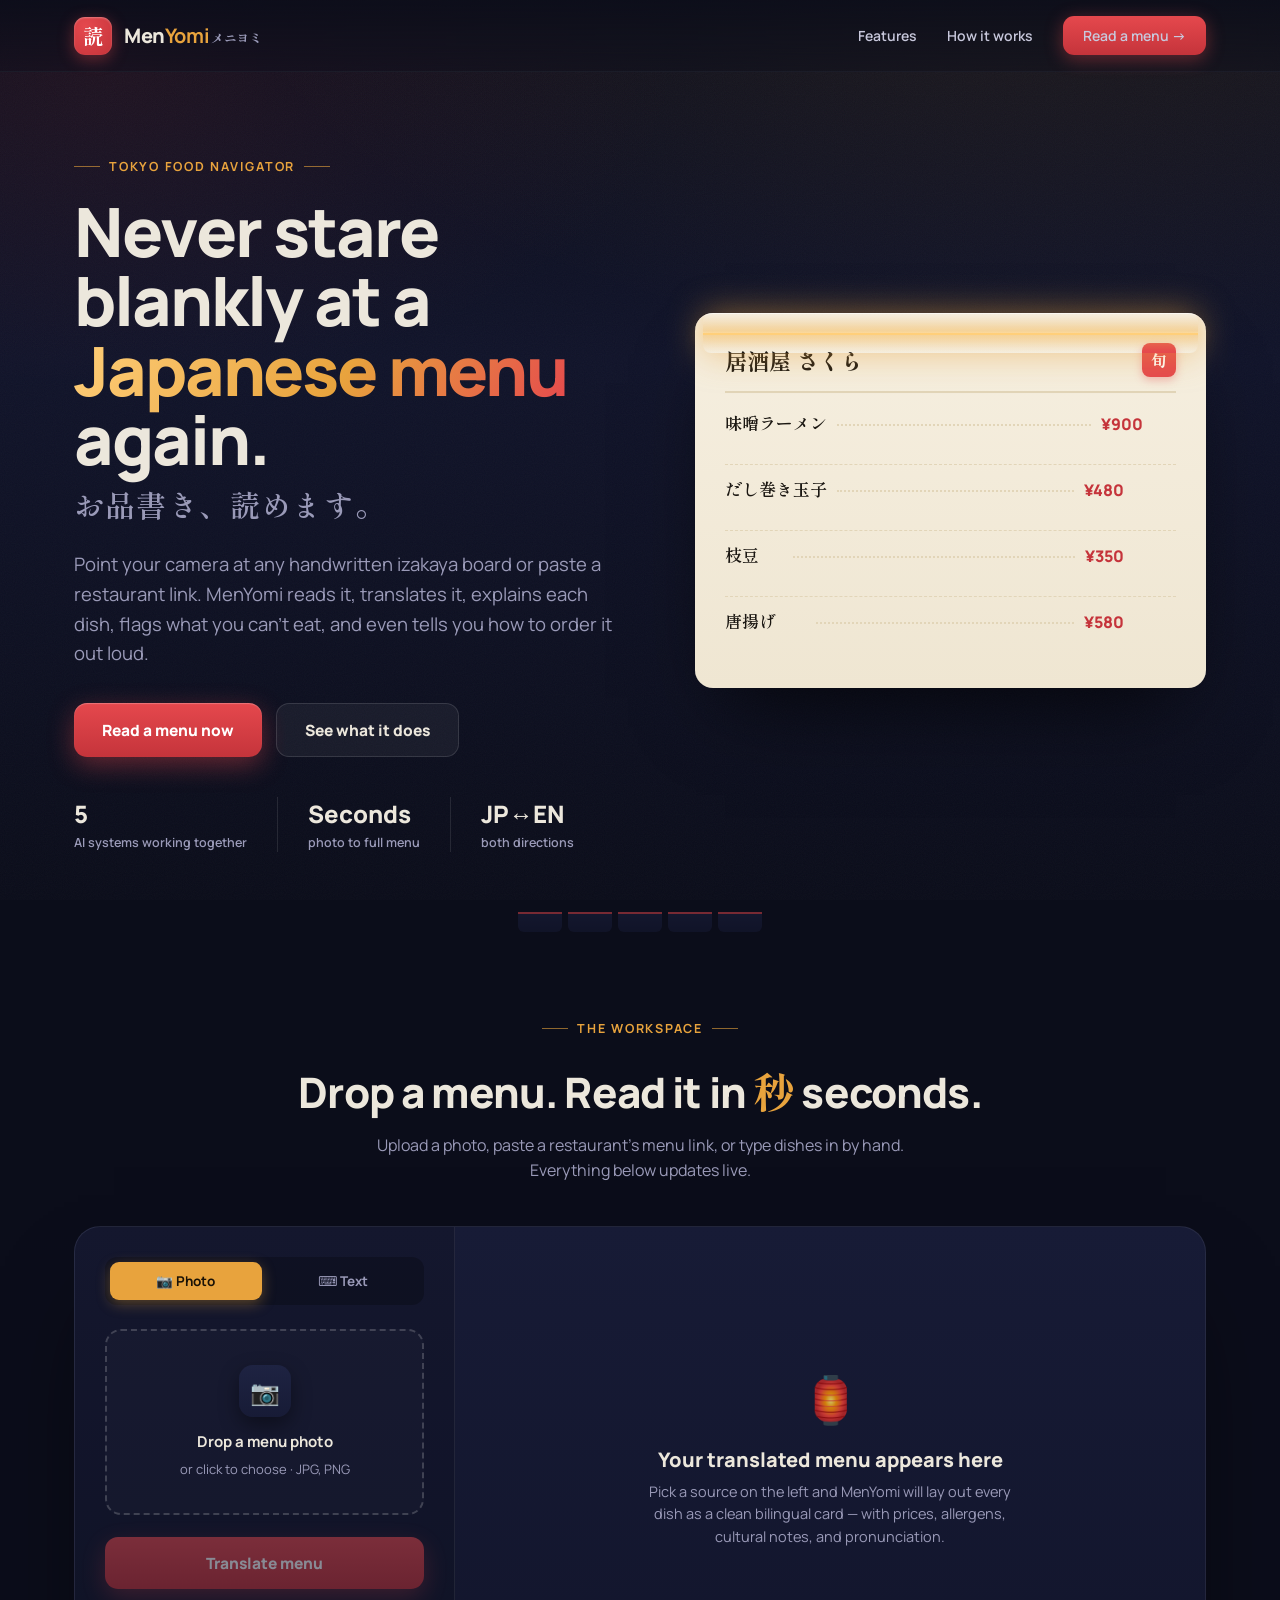
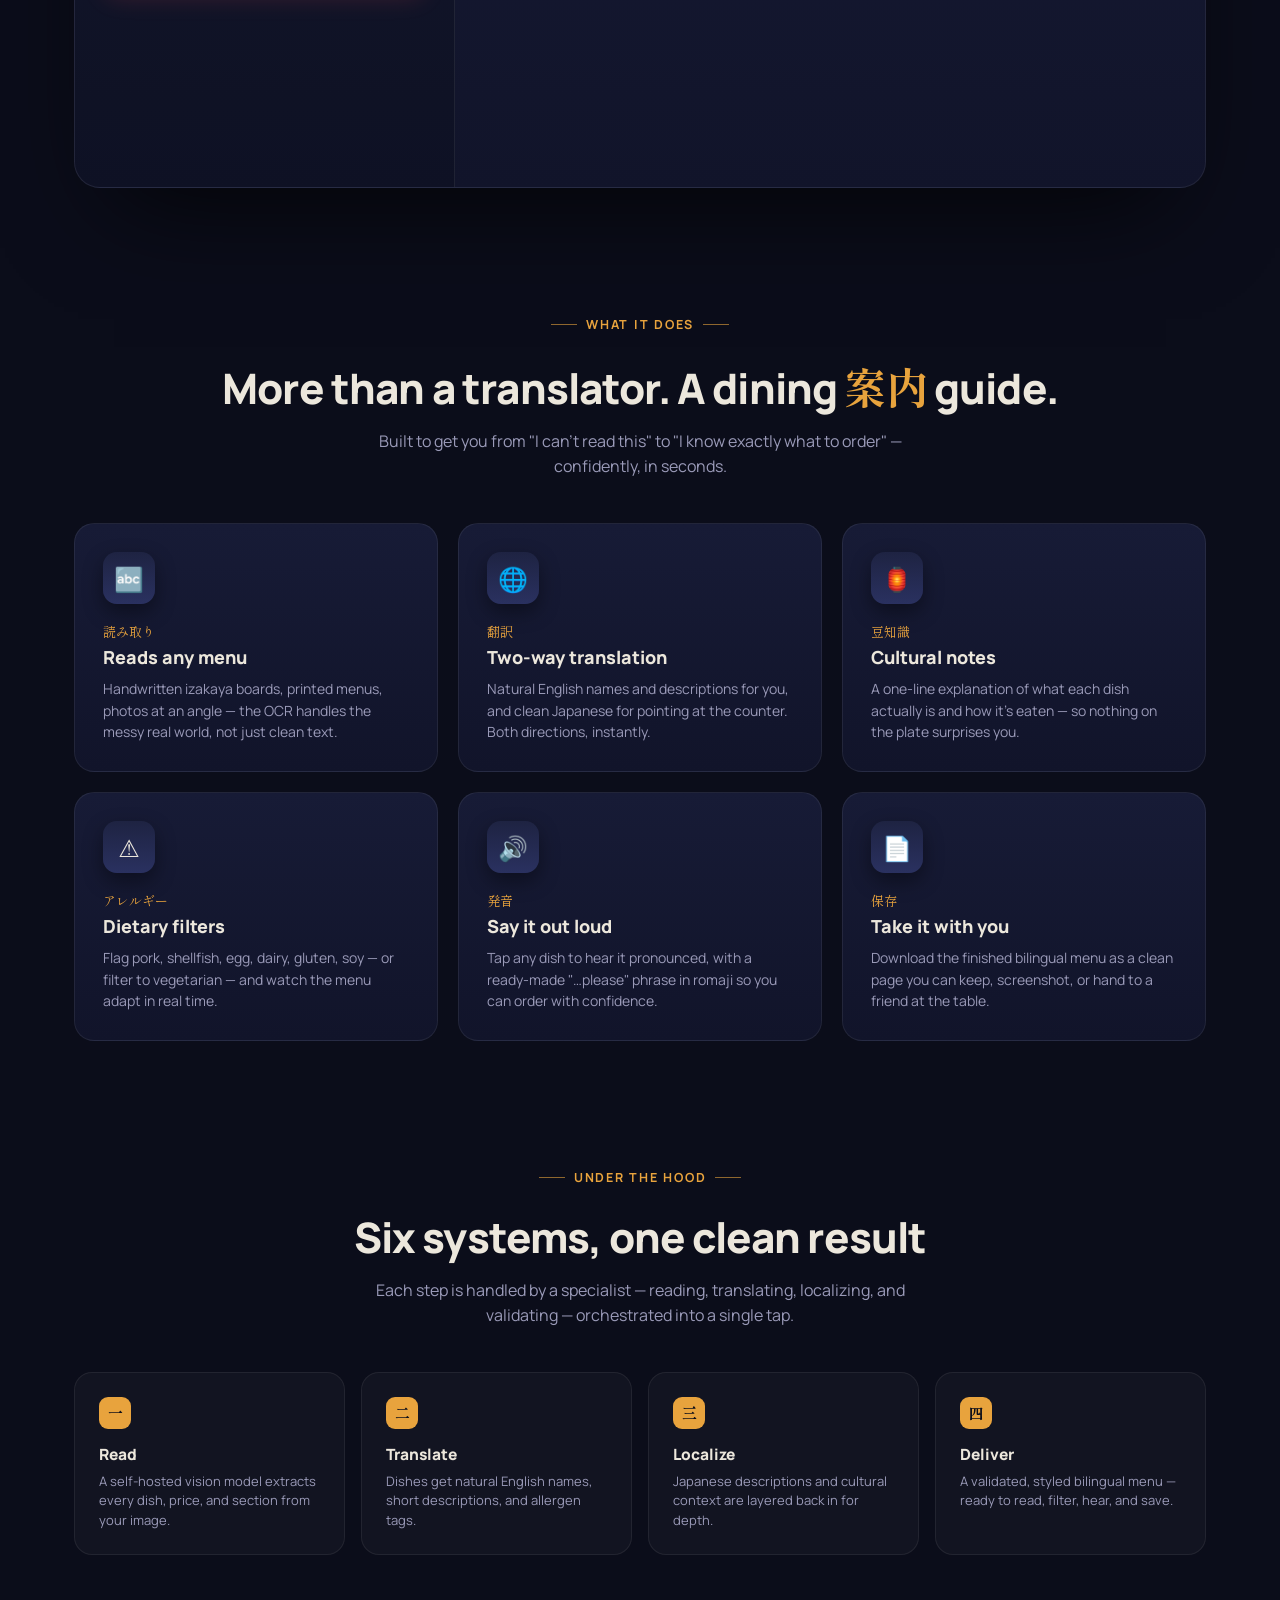
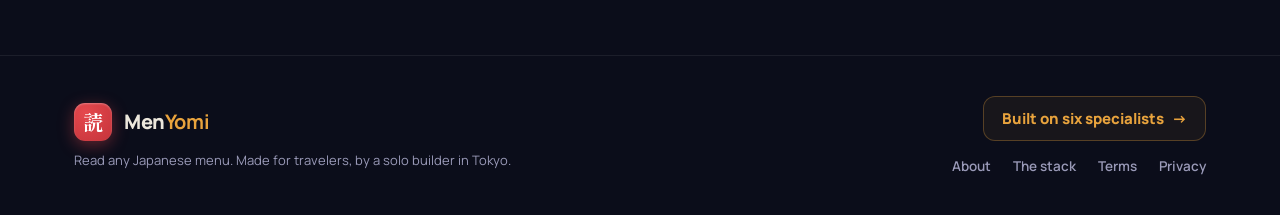
<file: templates/index.html>
<!DOCTYPE html>
<html lang="en">
<head>
<meta charset="UTF-8" />
<meta name="viewport" content="width=device-width, initial-scale=1.0" />
<title>MenYomi — Read any Japanese menu</title>
<link rel="preconnect" href="https://fonts.googleapis.com" />
<link rel="preconnect" href="https://fonts.gstatic.com" crossorigin />
<link href="https://fonts.googleapis.com/css2?family=Shippori+Mincho:wght@500;600;700;800&family=Zen+Kaku+Gothic+New:wght@400;500;700;900&family=Manrope:wght@400;500;600;700;800&family=Noto+Sans+JP:wght@400;500;700&display=swap" rel="stylesheet" />
<style>
:root{
  /* night alley shell */
  --ink-900:#0b0d1a;
  --ink-800:#11142a;
  --ink-700:#171b36;
  --ink-600:#1e2342;
  --ink-glow:#2a3160;
  /* washi paper (menu surfaces) */
  --washi:#f6efe0;
  --washi-2:#efe6d2;
  --washi-line:#e2d5b8;
  --sumi:#1b1712;      /* ink on paper */
  --sumi-soft:#6a6152;
  /* accents */
  --lantern:#e8a33d;   /* amber glow */
  --lantern-hi:#ffcf7a;
  --shu:#e5484d;       /* vermilion seal */
  --shu-deep:#c5343b;
  --matcha:#7d9b6a;
  /* light text on dark */
  --paper-text:#ece7dc;
  --paper-mute:#9a9ab8;
  --radius:18px;
  --maxw:1180px;
  --ease:cubic-bezier(.22,.61,.36,1);
}
*{margin:0;padding:0;box-sizing:border-box}
html{scroll-behavior:smooth}
body{
  font-family:"Manrope","Zen Kaku Gothic New",system-ui,sans-serif;
  background:var(--ink-900);
  color:var(--paper-text);
  -webkit-font-smoothing:antialiased;
  overflow-x:hidden;
}
.jp{font-family:"Shippori Mincho","Noto Sans JP",serif;}
.jp-sans{font-family:"Zen Kaku Gothic New","Noto Sans JP",sans-serif;}

/* ---------- atmospheric background ---------- */
.atmos{position:fixed;inset:0;z-index:-2;
  background:
    radial-gradient(120% 90% at 82% -10%, rgba(232,163,61,.10), transparent 55%),
    radial-gradient(90% 70% at 8% 8%, rgba(229,72,77,.09), transparent 50%),
    linear-gradient(180deg,var(--ink-900) 0%, var(--ink-800) 40%, var(--ink-900) 100%);
}
.grain{position:fixed;inset:0;z-index:-1;opacity:.035;pointer-events:none;
  background-image:url("data:image/svg+xml,%3Csvg xmlns='http://www.w3.org/2000/svg' width='120' height='120'%3E%3Cfilter id='n'%3E%3CfeTurbulence type='fractalNoise' baseFrequency='.9' numOctaves='2'/%3E%3C/filter%3E%3Crect width='100%25' height='100%25' filter='url(%23n)'/%3E%3C/svg%3E");}
/* floating paper lanterns (chōchin) */
.lantern-float{position:fixed;z-index:-1;width:40px;height:54px;opacity:0;
  animation:rise 20s linear infinite;}
.lantern-float .body{position:absolute;inset:5px 0 8px;border-radius:50% / 42%;
  background:
    repeating-linear-gradient(90deg, rgba(150,70,20,.28) 0 1px, transparent 1px 7px),
    radial-gradient(120% 90% at 50% 45%, var(--lantern-hi), var(--lantern) 70%, #c47a24);
  box-shadow:0 0 46px 8px rgba(232,163,61,.4), inset 0 0 14px rgba(120,50,10,.35);
  border:1px solid rgba(120,55,15,.4);}
/* top & bottom caps */
.lantern-float .body::before,.lantern-float .body::after{content:"";position:absolute;left:24%;right:24%;height:5px;
  background:#2a1a0c;border-radius:3px;}
.lantern-float .body::before{top:-4px}
.lantern-float .body::after{bottom:-4px}
/* hanging tassel */
.lantern-float .tassel{position:absolute;left:50%;bottom:-9px;width:2px;height:9px;background:var(--shu);
  transform:translateX(-50%);border-radius:2px}
.lantern-float:nth-child(1){left:12%;animation-delay:0s}
.lantern-float:nth-child(2){left:34%;transform:scale(.7);animation-delay:7s;animation-duration:24s}
.lantern-float:nth-child(3){left:72%;transform:scale(.85);animation-delay:3s;animation-duration:21s}
.lantern-float:nth-child(4){left:88%;transform:scale(.6);animation-delay:11s;animation-duration:27s}
@keyframes rise{
  0%{transform:translateY(106vh) translateX(0) rotate(-3deg);opacity:0}
  12%{opacity:.6}
  50%{transform:translateY(45vh) translateX(16px) rotate(3deg)}
  88%{opacity:.45}
  100%{transform:translateY(-16vh) translateX(-8px) rotate(-2deg);opacity:0}
}
@media(prefers-reduced-motion:reduce){.lantern-float{display:none}}

/* ---------- nav ---------- */
.nav{position:sticky;top:0;z-index:50;backdrop-filter:blur(12px);
  background:linear-gradient(180deg,rgba(11,13,26,.85),rgba(11,13,26,.35));
  border-bottom:1px solid rgba(255,255,255,.06);}
.nav-in{max-width:var(--maxw);margin:0 auto;padding:16px 24px;display:flex;align-items:center;gap:20px}
.brand{display:flex;align-items:center;gap:12px;text-decoration:none;color:inherit}
.brand-seal{width:38px;height:38px;border-radius:11px;display:grid;place-items:center;
  background:radial-gradient(circle at 30% 25%,var(--shu),var(--shu-deep));
  box-shadow:0 4px 16px rgba(229,72,77,.4), inset 0 1px 2px rgba(255,255,255,.3);
  font-family:"Shippori Mincho",serif;font-weight:800;color:#fff;font-size:20px;line-height:1}
.brand-name{font-family:"Manrope",sans-serif;font-weight:800;font-size:20px;letter-spacing:-.02em}
.brand-name b{color:var(--lantern)}
.brand-jp{font-family:"Shippori Mincho",serif;color:var(--paper-mute);font-size:13px;margin-left:2px}
.nav-links{margin-left:auto;display:flex;gap:30px;align-items:center}
.nav-links a{color:#c8c8dc;text-decoration:none;font-size:14px;font-weight:600;transition:color .2s;position:relative}
.nav-links a:not(.nav-cta):hover{color:#fff}
.nav-links a:not(.nav-cta)::after{content:"";position:absolute;left:0;right:0;bottom:-5px;height:2px;
  background:var(--lantern);transform:scaleX(0);transform-origin:left;transition:transform .25s var(--ease)}
.nav-links a:not(.nav-cta):hover::after{transform:scaleX(1)}
.nav-cta{background:linear-gradient(180deg,var(--shu),var(--shu-deep));color:#fff;padding:10px 20px;border-radius:11px;font-weight:800;
  box-shadow:0 4px 18px rgba(229,72,77,.4);transition:transform .2s,box-shadow .2s}
.nav-cta:hover{transform:translateY(-1px);box-shadow:0 8px 26px rgba(229,72,77,.6);color:#fff}
@media(max-width:720px){.nav-links a:not(.nav-cta){display:none}}

/* ---------- hero ---------- */
.hero{max-width:var(--maxw);margin:0 auto;padding:78px 24px 40px;position:relative}
.hero-grid{display:grid;grid-template-columns:1.05fr .95fr;gap:56px;align-items:center}
@media(max-width:900px){.hero-grid{grid-template-columns:1fr;gap:40px}}
.eyebrow{display:inline-flex;align-items:center;gap:9px;font-size:12.5px;font-weight:700;letter-spacing:.14em;
  text-transform:uppercase;color:var(--lantern);margin-bottom:22px}
.eyebrow::before,.eyebrow::after{content:"";width:26px;height:1px;background:var(--lantern);opacity:.6}
.hero h1{font-family:"Manrope",sans-serif;font-weight:800;font-size:clamp(38px,6vw,68px);
  line-height:1.02;letter-spacing:-.03em;margin-bottom:8px}
.hero h1 .grad{background:linear-gradient(120deg,var(--lantern-hi),var(--lantern) 55%,var(--shu));
  -webkit-background-clip:text;background-clip:text;-webkit-text-fill-color:transparent}
.hero-jp{font-family:"Shippori Mincho",serif;font-size:clamp(20px,2.6vw,30px);color:var(--paper-mute);
  font-weight:600;margin-bottom:24px;letter-spacing:.04em}
.hero p.lede{font-size:clamp(16px,1.5vw,18.5px);line-height:1.6;color:var(--paper-mute);max-width:30em;margin-bottom:34px}
.hero-actions{display:flex;gap:14px;flex-wrap:wrap}
.btn{border:none;cursor:pointer;font-family:inherit;font-weight:800;font-size:15.5px;padding:15px 28px;
  border-radius:13px;transition:transform .2s var(--ease),box-shadow .2s,background .2s;text-decoration:none;display:inline-flex;align-items:center;gap:10px}
.btn-primary{background:linear-gradient(180deg,var(--shu),var(--shu-deep));color:#fff;
  box-shadow:0 8px 26px rgba(229,72,77,.4), inset 0 1px 1px rgba(255,255,255,.25)}
.btn-primary:hover{transform:translateY(-2px);box-shadow:0 14px 34px rgba(229,72,77,.55)}
.btn-ghost{background:rgba(255,255,255,.05);color:var(--paper-text);border:1px solid rgba(255,255,255,.12)}
.btn-ghost:hover{background:rgba(255,255,255,.1);transform:translateY(-2px)}
.hero-stats{display:flex;gap:30px;margin-top:40px}
.hero-stats .s b{display:block;font-family:"Manrope";font-weight:800;font-size:24px;color:var(--paper-text)}
.hero-stats .s span{font-size:12.5px;color:var(--paper-mute);font-weight:600}
.hero-stats .div{width:1px;background:rgba(255,255,255,.1)}

/* rotating "powered by" logo carousel */
.powered{margin-top:30px;display:flex;align-items:center;gap:16px}
.powered-label{font-size:11px;font-weight:700;letter-spacing:.12em;text-transform:uppercase;color:var(--paper-mute);white-space:nowrap}
.powered-stage{position:relative;height:34px;flex:1;min-width:150px}
.powered-logo{position:absolute;left:0;top:50%;transform:translateY(-50%);opacity:0;
  display:flex;align-items:center;gap:8px;font-weight:800;font-size:17px;letter-spacing:-.01em;
  transition:opacity .6s ease;white-space:nowrap}
.powered-logo.show{opacity:1}
.powered-logo .mk{width:26px;height:26px;border-radius:7px;display:grid;place-items:center;font-size:14px;
  font-weight:800;color:#fff;flex-shrink:0}

/* hero visual: a paper menu card floating in the dark, with a scan sweep */
.hero-visual{position:relative}
.paper-card{background:linear-gradient(180deg,var(--washi),var(--washi-2));color:var(--sumi);
  border-radius:var(--radius);padding:30px 30px 26px;position:relative;
  box-shadow:0 40px 80px -30px rgba(0,0,0,.7), 0 0 0 1px rgba(0,0,0,.04);
  transition:transform .5s var(--ease)}
.hero-visual:hover .paper-card{transform:translateY(-4px)}
.paper-card::after{content:"";position:absolute;inset:0;border-radius:var(--radius);pointer-events:none;
  box-shadow:inset 0 1px 0 rgba(255,255,255,.6)}
.pc-head{display:flex;align-items:center;justify-content:space-between;padding-bottom:14px;
  border-bottom:2px solid var(--washi-line);margin-bottom:6px}
.pc-title{font-family:"Shippori Mincho",serif;font-weight:800;font-size:22px;color:var(--sumi)}
.pc-seal{width:34px;height:34px;border-radius:8px;background:var(--shu);color:#fff;display:grid;place-items:center;
  font-family:"Shippori Mincho",serif;font-weight:700;font-size:16px;
  box-shadow:0 3px 8px rgba(229,72,77,.35)}
.pc-row{display:flex;align-items:baseline;gap:10px;padding:11px 0;border-bottom:1px dashed var(--washi-line)}
.pc-row:last-child{border-bottom:none}
.pc-jp{font-family:"Shippori Mincho",serif;font-weight:600;font-size:17px;color:var(--sumi)}
.pc-en{font-size:12.5px;color:var(--sumi-soft);font-weight:600}
.pc-dots{flex:1;border-bottom:2px dotted var(--washi-line);transform:translateY(-4px)}
.pc-price{font-family:"Manrope";font-weight:800;color:var(--shu-deep);font-size:16px}
.scan{position:absolute;left:8px;right:8px;height:40px;pointer-events:none;border-radius:8px;z-index:3;
  background:linear-gradient(180deg,transparent,rgba(232,163,61,.35) 45%,rgba(255,207,122,.5) 50%,rgba(232,163,61,.35) 55%,transparent);
  box-shadow:0 0 34px rgba(232,163,61,.55);animation:scan 8s linear infinite;top:0}
.scan::after{content:"";position:absolute;left:0;right:0;top:50%;height:2px;background:var(--lantern-hi);
  box-shadow:0 0 12px 2px rgba(255,207,122,.8)}
/* Constant-speed sweep: bar travels 10%->90% linearly over the first 5s (0%->62.5%),
   holds, fades, then restarts. Row reveals in JS are timed to this. */
@keyframes scan{
  0%{top:10%;opacity:0}
  3%{opacity:1}
  62.5%{top:90%;opacity:1}
  70%{top:90%;opacity:0}
  100%{top:90%;opacity:0}
}
/* each menu row: JP + yen show first; EN and converted price reveal as scan passes.
   Space is reserved up front so the card never resizes. */
.pc-row{min-height:52px}
.pc-row .en-line{display:block;font-size:12.5px;color:var(--sumi-soft);font-weight:600;
  height:18px;opacity:0;transition:opacity .3s ease}
.pc-row.read .en-line{opacity:1}
.pc-row .pc-price{opacity:1}                 /* yen always visible */
.pc-row .pc-conv{color:var(--sumi-soft);font-weight:600;font-size:13px;margin-left:5px;
  opacity:0;transition:opacity .3s ease}
.pc-row.read .pc-conv{opacity:1}
@media(prefers-reduced-motion:reduce){
  .scan{display:none}
  .pc-row .en-line,.pc-row .pc-conv{opacity:1}
}

/* noren divider */
.noren{max-width:var(--maxw);margin:20px auto;padding:0 24px;display:flex;gap:6px;justify-content:center;opacity:.5}
.noren span{width:44px;height:20px;background:linear-gradient(180deg,var(--ink-600),var(--ink-700));
  border-radius:0 0 6px 6px;border-top:2px solid var(--shu)}

/* ---------- workspace ---------- */
.section{max-width:var(--maxw);margin:0 auto;padding:60px 24px}
.section-head{text-align:center;margin-bottom:44px}
.section-head .eyebrow{justify-content:center}
.section-head h2{font-family:"Manrope";font-weight:800;font-size:clamp(28px,4vw,42px);letter-spacing:-.02em}
.section-head h2 .jp{color:var(--lantern);font-family:"Shippori Mincho",serif;font-weight:700}
.section-head p{color:var(--paper-mute);margin-top:12px;font-size:16px;max-width:34em;margin-left:auto;margin-right:auto;line-height:1.55}

#app{scroll-margin-top:80px}
.workspace{background:linear-gradient(180deg,var(--ink-700),var(--ink-800));
  border:1px solid rgba(255,255,255,.07);border-radius:26px;overflow:hidden;
  box-shadow:0 50px 100px -40px rgba(0,0,0,.8)}
.ws-grid{display:grid;grid-template-columns:380px 1fr;min-height:560px}
@media(max-width:860px){.ws-grid{grid-template-columns:1fr}}
.ws-source{padding:30px;border-right:1px solid rgba(255,255,255,.07);background:rgba(0,0,0,.15)}
@media(max-width:860px){.ws-source{border-right:none;border-bottom:1px solid rgba(255,255,255,.07)}}
.tabs{display:flex;gap:6px;background:rgba(0,0,0,.25);padding:5px;border-radius:12px;margin-bottom:24px}
.tab{flex:1;text-align:center;padding:10px;border-radius:9px;font-weight:700;font-size:13.5px;cursor:pointer;
  color:var(--paper-mute);transition:all .2s;border:none;background:none;font-family:inherit;display:flex;align-items:center;justify-content:center;gap:6px}
.tab.active{background:var(--lantern);color:#1a1206;box-shadow:0 4px 14px rgba(232,163,61,.35)}
.tab-panel{display:none;animation:fade .3s var(--ease)}
.tab-panel.active{display:block}
@keyframes fade{from{opacity:0;transform:translateY(6px)}to{opacity:1;transform:none}}

.drop{border:2px dashed rgba(255,255,255,.18);border-radius:16px;padding:34px 20px;text-align:center;
  cursor:pointer;transition:all .25s;background:rgba(255,255,255,.02)}
.drop:hover,.drop.drag{border-color:var(--lantern);background:rgba(232,163,61,.06)}
.drop-ico{width:52px;height:52px;margin:0 auto 14px;border-radius:14px;display:grid;place-items:center;
  background:linear-gradient(180deg,var(--ink-600),var(--ink-700));font-size:24px;
  box-shadow:0 8px 20px rgba(0,0,0,.4)}
.drop b{display:block;font-size:15px;margin-bottom:5px;color:var(--paper-text)}
.drop span{font-size:13px;color:var(--paper-mute)}
.preview-img{width:100%;border-radius:14px;margin-top:16px;border:1px solid rgba(255,255,255,.1);display:none}

.url-input,.text-input{width:100%;background:rgba(0,0,0,.25);border:1px solid rgba(255,255,255,.14);
  color:var(--paper-text);padding:14px 16px;border-radius:12px;font-family:inherit;font-size:14.5px;transition:border .2s}
.url-input:focus,.text-input:focus{outline:none;border-color:var(--lantern)}
.field-label{font-size:12.5px;font-weight:700;color:var(--paper-mute);margin-bottom:9px;display:block;letter-spacing:.03em}
.hint{font-size:12px;color:var(--paper-mute);margin-top:10px;line-height:1.5;opacity:.85}

.go-btn{width:100%;margin-top:22px;background:linear-gradient(180deg,var(--shu),var(--shu-deep));color:#fff;
  border:none;padding:15px;border-radius:13px;font-family:inherit;font-weight:800;font-size:15.5px;cursor:pointer;
  box-shadow:0 8px 24px rgba(229,72,77,.4);transition:transform .2s,box-shadow .2s;display:flex;align-items:center;justify-content:center;gap:10px}
.go-btn:hover:not(:disabled){transform:translateY(-2px);box-shadow:0 12px 30px rgba(229,72,77,.55)}
.go-btn:disabled{opacity:.5;cursor:not-allowed}
.dl-btn{width:100%;margin-top:12px;background:rgba(255,255,255,.06);border:1px solid rgba(255,255,255,.14);
  color:var(--paper-text);padding:13px;border-radius:12px;font-family:inherit;font-weight:700;font-size:14px;cursor:pointer;
  transition:all .2s;display:none;align-items:center;justify-content:center;gap:9px}
.dl-btn:hover{background:rgba(255,255,255,.11)}

/* results side */
.ws-result{padding:30px;position:relative;overflow-y:auto;max-height:720px}
.ws-toolbar{display:flex;flex-direction:column;gap:16px;margin-bottom:20px;align-items:flex-start}
.tb-row{display:flex;flex-direction:column;gap:7px;width:100%}
.tb-label{font-size:11px;font-weight:700;letter-spacing:.1em;text-transform:uppercase;color:var(--paper-mute)}
.count-pill{font-size:12.5px;font-weight:700;color:var(--paper-mute);background:rgba(255,255,255,.05);
  padding:7px 13px;border-radius:20px;border:1px solid rgba(255,255,255,.08)}
.filters{display:flex;gap:7px;flex-wrap:wrap}
.chip{font-size:12px;font-weight:700;padding:7px 13px;border-radius:20px;cursor:pointer;
  background:rgba(255,255,255,.05);color:var(--paper-mute);border:1px solid rgba(255,255,255,.1);transition:all .2s;font-family:inherit}
.chip:hover{color:var(--paper-text)}
.chip.on{background:var(--matcha);color:#0f150b;border-color:var(--matcha)}
.curr-wrap{display:flex;align-items:center;gap:8px}
.curr-sel{background:rgba(0,0,0,.3);color:var(--paper-text);border:1px solid rgba(255,255,255,.12);
  padding:7px 10px;border-radius:20px;font-family:inherit;font-size:12px;font-weight:700;
  cursor:pointer;transition:border-color .2s;outline:none;appearance:auto}
.curr-sel:focus{border-color:var(--lantern)}
.price-conv{font-size:13px;font-weight:600;color:var(--sumi-soft);margin-left:4px}

/* empty + loading states */
.state{display:flex;align-items:center;justify-content:center;text-align:center;min-height:400px;padding:20px}
.state>div{display:flex;flex-direction:column;align-items:center;justify-content:center;max-width:30em}
.state-ico{font-size:46px;margin-bottom:16px;opacity:.8}
.state h3{font-family:"Manrope";font-weight:800;font-size:20px;margin-bottom:8px}
.state p{color:var(--paper-mute);font-size:14.5px;max-width:26em;line-height:1.55}
.spinner{width:44px;height:44px;border:3px solid rgba(255,255,255,.12);border-top-color:var(--lantern);
  border-radius:50%;animation:spin 1s linear infinite;margin-bottom:18px}
@keyframes spin{to{transform:rotate(360deg)}}
.load-steps{margin-top:14px;font-size:13px;color:var(--paper-mute);min-height:20px}

/* menu cards (paper) */
.menu-cards{display:flex;flex-direction:column;gap:14px}
.sec-label{font-family:"Shippori Mincho",serif;font-weight:800;font-size:17px;color:var(--lantern);
  display:flex;align-items:center;gap:14px;margin:22px 2px 4px;letter-spacing:.03em}
.sec-label:first-child{margin-top:2px}
.sec-label::before{content:"";width:5px;height:22px;background:linear-gradient(180deg,var(--lantern),var(--shu));
  border-radius:3px;flex-shrink:0}
.sec-label .sec-en{font-family:"Manrope";font-weight:700;font-size:12px;letter-spacing:.1em;
  text-transform:uppercase;color:var(--paper-mute)}
.sec-label::after{content:"";flex:1;height:1px;background:linear-gradient(90deg,rgba(232,163,61,.45),transparent)}
.dish{background:linear-gradient(180deg,var(--washi),var(--washi-2));color:var(--sumi);border-radius:16px;
  padding:18px 20px;position:relative;overflow:hidden;
  box-shadow:0 14px 34px -18px rgba(0,0,0,.6);border-left:3px solid var(--shu);
  opacity:0;transform:translateY(14px);animation:dealIn .5s var(--ease) forwards}
@keyframes dealIn{to{opacity:1;transform:none}}
@media(prefers-reduced-motion:reduce){.dish{animation:none;opacity:1;transform:none}}
.dish.crossed::before,.dish.crossed::after{content:"";position:absolute;top:0;left:0;right:0;bottom:0;
  pointer-events:none;z-index:5;opacity:0;transition:opacity .3s ease}
.dish.crossed::before{background:linear-gradient(to top right,transparent calc(50% - 1px),rgba(229,72,77,.85) calc(50% - 1px),rgba(229,72,77,.85) calc(50% + 1px),transparent calc(50% + 1px))}
.dish.crossed::after{background:linear-gradient(to bottom right,transparent calc(50% - 1px),rgba(229,72,77,.85) calc(50% - 1px),rgba(229,72,77,.85) calc(50% + 1px),transparent calc(50% + 1px))}
.dish.crossed.on::before,.dish.crossed.on::after{opacity:1}
.dish-top{display:flex;align-items:flex-start;justify-content:space-between;gap:14px}
.dish-jp{font-family:"Shippori Mincho",serif;font-weight:700;font-size:19px;color:var(--sumi);line-height:1.3}
.dish-en{font-size:13.5px;font-weight:700;color:var(--sumi-soft);margin-top:2px}
.dish-price{font-family:"Manrope";font-weight:800;font-size:17px;color:var(--shu-deep);white-space:nowrap}
.dish-desc{font-size:13px;color:var(--sumi-soft);margin-top:9px;line-height:1.5}
.dish-jpdesc{font-family:"Noto Sans JP";font-size:12.5px;color:#8a7f6b;margin-top:3px}
.dish-culture{font-size:12px;color:#9a8d72;font-style:italic;margin-top:9px;padding-top:9px;
  border-top:1px dashed var(--washi-line);line-height:1.5}
.dish-culture::before{content:"◈ ";color:var(--lantern);font-style:normal}
.dish-tags{display:flex;gap:6px;flex-wrap:wrap;margin-top:11px}
.tag{font-size:11px;font-weight:700;padding:4px 10px;border-radius:20px;background:rgba(229,72,77,.1);
  color:var(--shu-deep);border:1px solid rgba(229,72,77,.2)}
.speak{width:32px;height:32px;border-radius:9px;border:none;cursor:pointer;flex-shrink:0;
  background:rgba(27,23,18,.06);color:var(--sumi);display:grid;place-items:center;font-size:15px;transition:all .2s}
.speak:hover{background:var(--lantern);color:#1a1206;transform:scale(1.08)}
.speak.playing{background:var(--lantern);color:#1a1206;animation:pulse 1s ease-in-out infinite}
@keyframes pulse{50%{box-shadow:0 0 0 6px rgba(232,163,61,.2)}}
.order-line{margin-top:10px;font-size:12px;color:var(--sumi-soft);background:rgba(27,23,18,.04);
  padding:8px 11px;border-radius:9px;display:flex;align-items:center;gap:8px;flex-wrap:wrap}
.order-line b{color:var(--sumi)}
.dish-nutrition{margin-top:10px;padding-top:8px;border-top:1px solid var(--washi-line);
  font-size:11px;color:#9a8d72;line-height:1.4}
.dish-nutrition b{color:var(--sumi-soft);font-weight:700}

/* ---------- feature showcase ---------- */
.features{display:grid;grid-template-columns:repeat(3,1fr);gap:20px}
@media(max-width:860px){.features{grid-template-columns:1fr}}
.feat{background:linear-gradient(180deg,var(--ink-700),var(--ink-800));border:1px solid rgba(255,255,255,.07);
  border-radius:20px;padding:28px;transition:transform .3s var(--ease),border-color .3s}
.feat:hover{transform:translateY(-6px);border-color:rgba(232,163,61,.3)}
.feat-ico{width:52px;height:52px;border-radius:14px;display:grid;place-items:center;font-size:24px;margin-bottom:18px;
  background:linear-gradient(180deg,var(--ink-600),var(--ink-glow));box-shadow:0 8px 20px rgba(0,0,0,.4)}
.feat h3{font-family:"Manrope";font-weight:800;font-size:18px;margin-bottom:9px}
.feat p{color:var(--paper-mute);font-size:14px;line-height:1.55}
.feat .jp-tag{font-family:"Shippori Mincho",serif;color:var(--lantern);font-size:13px;margin-bottom:4px;display:block}

/* how it works */
.flow{display:grid;grid-template-columns:repeat(4,1fr);gap:16px;counter-reset:step}
@media(max-width:860px){.flow{grid-template-columns:1fr 1fr}}
.step{background:rgba(255,255,255,.03);border:1px solid rgba(255,255,255,.07);border-radius:18px;padding:24px;position:relative}
.step .num{font-family:"Shippori Mincho",serif;font-size:15px;font-weight:800;color:var(--ink-900);
  width:32px;height:32px;border-radius:9px;background:var(--lantern);display:grid;place-items:center;margin-bottom:14px}
.step h4{font-weight:800;font-size:15.5px;margin-bottom:7px;font-family:"Manrope"}
.step p{color:var(--paper-mute);font-size:13px;line-height:1.5}

/* footer */
.footer{border-top:1px solid rgba(255,255,255,.07);margin-top:40px}
.footer-in{max-width:var(--maxw);margin:0 auto;padding:40px 24px;display:flex;justify-content:space-between;
  align-items:center;gap:20px;flex-wrap:wrap}
.footer-in p{color:var(--paper-mute);font-size:13px}
.stack-badges{display:flex;gap:8px;flex-wrap:wrap}
.stack-badges span{font-size:11.5px;font-weight:700;color:var(--paper-mute);background:rgba(255,255,255,.04);
  padding:6px 11px;border-radius:8px;border:1px solid rgba(255,255,255,.07)}
.footer-links{display:flex;flex-direction:column;align-items:flex-end;gap:16px}
@media(max-width:640px){.footer-links{align-items:flex-start}}
.footer-stack-link{display:inline-flex;align-items:center;gap:8px;text-decoration:none;font-weight:800;font-size:15px;
  color:var(--lantern);padding:11px 18px;border-radius:12px;border:1px solid rgba(232,163,61,.3);
  background:rgba(232,163,61,.06);transition:all .25s var(--ease)}
.footer-stack-link span{transition:transform .25s var(--ease)}
.footer-stack-link:hover{background:rgba(232,163,61,.14);border-color:var(--lantern)}
.footer-stack-link:hover span{transform:translateX(4px)}
.footer-nav{display:flex;gap:22px}
.footer-nav a{color:var(--paper-mute);text-decoration:none;font-size:13.5px;font-weight:600;transition:color .2s}
.footer-nav a:hover{color:var(--paper-text)}
.toast{position:fixed;bottom:24px;left:50%;transform:translateX(-50%) translateY(20px);opacity:0;
  background:var(--ink-600);border:1px solid rgba(255,255,255,.14);padding:13px 22px;border-radius:12px;
  font-weight:700;font-size:14px;z-index:100;transition:all .3s var(--ease);box-shadow:0 14px 40px rgba(0,0,0,.5)}
.toast.show{opacity:1;transform:translateX(-50%) translateY(0)}
</style>
</head>
<body>
<div class="atmos"></div><div class="grain"></div>
<div class="lantern-float"><div class="body"></div><div class="tassel"></div></div>
<div class="lantern-float"><div class="body"></div><div class="tassel"></div></div>
<div class="lantern-float"><div class="body"></div><div class="tassel"></div></div>
<div class="lantern-float"><div class="body"></div><div class="tassel"></div></div>

<nav class="nav"><div class="nav-in">
  <a class="brand" href="#top">
    <div class="brand-seal jp">読</div>
    <div><div class="brand-name">Men<b>Yomi</b><span class="brand-jp">メニヨミ</span></div></div>
  </a>
  <div class="nav-links">
    <a href="#features">Features</a>
    <a href="#how">How it works</a>
    <a class="nav-cta" href="#app">Read a menu →</a>
  </div>
</div></nav>

<!-- HERO -->
<header class="hero" id="top">
  <div class="hero-grid">
    <div>
      <span class="eyebrow">Tokyo food navigator</span>
      <h1>Never stare blankly at a <span class="grad">Japanese menu</span> again.</h1>
      <div class="hero-jp jp">お品書き、読めます。</div>
      <p class="lede">Point your camera at any handwritten izakaya board or paste a restaurant link. MenYomi reads it, translates it, explains each dish, flags what you can't eat, and even tells you how to order it out loud.</p>
      <div class="hero-actions">
        <a class="btn btn-primary" href="#app">Read a menu now</a>
        <a class="btn btn-ghost" href="#features">See what it does</a>
      </div>
      <div class="hero-stats">
        <div class="s"><b>5</b><span>AI systems working together</span></div>
        <div class="div"></div>
        <div class="s"><b>Seconds</b><span>photo to full menu</span></div>
        <div class="div"></div>
        <div class="s"><b>JP↔EN</b><span>both directions</span></div>
      </div>
    </div>
    <div class="hero-visual">
      <div class="paper-card" id="heroCard">
        <div class="scan"></div>
        <div class="pc-head"><div class="pc-title jp">居酒屋 さくら</div><div class="pc-seal jp">旬</div></div>
        <div class="pc-row"><div><div class="pc-jp jp">味噌ラーメン</div><div class="en-line">Miso Ramen</div></div><div class="pc-dots"></div><div class="pc-price">¥900<span class="pc-conv">($6)</span></div></div>
        <div class="pc-row"><div><div class="pc-jp jp">だし巻き玉子</div><div class="en-line">Rolled Omelette</div></div><div class="pc-dots"></div><div class="pc-price">¥480<span class="pc-conv">($3.20)</span></div></div>
        <div class="pc-row"><div><div class="pc-jp jp">枝豆</div><div class="en-line">Edamame</div></div><div class="pc-dots"></div><div class="pc-price">¥350<span class="pc-conv">($2.30)</span></div></div>
        <div class="pc-row"><div><div class="pc-jp jp">唐揚げ</div><div class="en-line">Fried Chicken</div></div><div class="pc-dots"></div><div class="pc-price">¥580<span class="pc-conv">($3.90)</span></div></div>
      </div>
    </div>
  </div>
</header>

<div class="noren"><span></span><span></span><span></span><span></span><span></span></div>

<!-- WORKSPACE -->
<section class="section" id="app">
  <div class="section-head">
    <span class="eyebrow">The workspace</span>
    <h2>Drop a menu. Read it in <span class="jp">秒</span> seconds.</h2>
    <p>Upload a photo, paste a restaurant's menu link, or type dishes in by hand. Everything below updates live.</p>
  </div>

  <div class="workspace">
    <div class="ws-grid">
      <!-- SOURCE -->
      <div class="ws-source">
        <div class="tabs">
          <button class="tab active" data-tab="photo">📷 Photo</button>
          <button class="tab" data-tab="text">⌨️ Text</button>
        </div>

        <div class="tab-panel active" id="panel-photo">
          <div class="drop" id="drop">
            <div class="drop-ico">📷</div>
            <b>Drop a menu photo</b>
            <span>or click to choose · JPG, PNG</span>
            <input type="file" id="fileInput" accept="image/*" hidden />
          </div>
          <img class="preview-img" id="previewImg" alt="menu preview" />
          <button class="go-btn" id="goPhoto" disabled>Translate menu</button>
        </div>

        <div class="tab-panel" id="panel-text">
          <label class="field-label">Paste or type menu text (Japanese)</label>
          <textarea class="text-input" id="textInput" rows="7" placeholder="味噌ラーメン ¥900&#10;唐揚げ ¥580&#10;枝豆 ¥350"></textarea>
          <button class="go-btn" id="goText">Translate text</button>
        </div>

        <button class="dl-btn" id="dlBtn">⬇︎ Download menu as page</button>
      </div>

      <!-- RESULTS -->
      <div class="ws-result">
        <div class="ws-toolbar" id="toolbar" style="display:none">
          <div class="tb-row">
            <div class="tb-label">Dishes</div>
            <span class="count-pill" id="countPill">0 dishes</span>
          </div>
          <div class="tb-row">
            <div class="tb-label">See your currency</div>
            <div class="curr-wrap">
              <select class="curr-sel" id="currencySel">
                <option value="JPY">JPY ¥</option>
                <option value="USD">USD $</option>
                <option value="EUR">EUR €</option>
                <option value="GBP">GBP £</option>
                <option value="AUD">AUD $</option>
                <option value="CAD">CAD $</option>
                <option value="KRW">KRW ₩</option>
                <option value="CNY">CNY ¥</option>
                <option value="TWD">TWD $</option>
                <option value="SGD">SGD $</option>
                <option value="THB">THB ฿</option>
              </select>
            </div>
          </div>
          <div class="tb-row">
            <div class="tb-label">Filter by allergens</div>
            <div class="filters" id="filters"></div>
          </div>
        </div>

        <div class="state" id="emptyState">
          <div>
            <div class="state-ico">🏮</div>
            <h3>Your translated menu appears here</h3>
            <p>Pick a source on the left and MenYomi will lay out every dish as a clean bilingual card — with prices, allergens, cultural notes, and pronunciation.</p>
          </div>
        </div>

        <div class="state" id="loadingState" style="display:none">
          <div>
            <div class="spinner"></div>
            <h3>Reading the menu…</h3>
            <p class="load-steps" id="loadSteps">Scanning characters</p>
          </div>
        </div>

        <div class="menu-cards" id="menuCards"></div>
      </div>
    </div>
  </div>
</section>

<!-- FEATURES -->
<section class="section" id="features">
  <div class="section-head">
    <span class="eyebrow">What it does</span>
    <h2>More than a translator. A dining <span class="jp">案内</span> guide.</h2>
    <p>Built to get you from "I can't read this" to "I know exactly what to order" — confidently, in seconds.</p>
  </div>
  <div class="features">
    <div class="feat"><div class="feat-ico">🔤</div><span class="jp-tag jp">読み取り</span><h3>Reads any menu</h3><p>Handwritten izakaya boards, printed menus, photos at an angle — the OCR handles the messy real world, not just clean text.</p></div>
    <div class="feat"><div class="feat-ico">🌐</div><span class="jp-tag jp">翻訳</span><h3>Two-way translation</h3><p>Natural English names and descriptions for you, and clean Japanese for pointing at the counter. Both directions, instantly.</p></div>
    <div class="feat"><div class="feat-ico">🏮</div><span class="jp-tag jp">豆知識</span><h3>Cultural notes</h3><p>A one-line explanation of what each dish actually is and how it's eaten — so nothing on the plate surprises you.</p></div>
    <div class="feat"><div class="feat-ico">⚠️</div><span class="jp-tag jp">アレルギー</span><h3>Dietary filters</h3><p>Flag pork, shellfish, egg, dairy, gluten, soy — or filter to vegetarian — and watch the menu adapt in real time.</p></div>
    <div class="feat"><div class="feat-ico">🔊</div><span class="jp-tag jp">発音</span><h3>Say it out loud</h3><p>Tap any dish to hear it pronounced, with a ready-made "…please" phrase in romaji so you can order with confidence.</p></div>
    <div class="feat"><div class="feat-ico">📄</div><span class="jp-tag jp">保存</span><h3>Take it with you</h3><p>Download the finished bilingual menu as a clean page you can keep, screenshot, or hand to a friend at the table.</p></div>
  </div>
</section>

<!-- HOW -->
<section class="section" id="how">
  <div class="section-head">
    <span class="eyebrow">Under the hood</span>
    <h2>Six systems, one clean result</h2>
    <p>Each step is handled by a specialist — reading, translating, localizing, and validating — orchestrated into a single tap.</p>
  </div>
  <div class="flow">
    <div class="step"><div class="num jp">一</div><h4>Read</h4><p>A self-hosted vision model extracts every dish, price, and section from your image.</p></div>
    <div class="step"><div class="num jp">二</div><h4>Translate</h4><p>Dishes get natural English names, short descriptions, and allergen tags.</p></div>
    <div class="step"><div class="num jp">三</div><h4>Localize</h4><p>Japanese descriptions and cultural context are layered back in for depth.</p></div>
    <div class="step"><div class="num jp">四</div><h4>Deliver</h4><p>A validated, styled bilingual menu — ready to read, filter, hear, and save.</p></div>
  </div>
</section>

<footer class="footer"><div class="footer-in">
  <div><div class="brand" style="margin-bottom:10px"><div class="brand-seal jp">読</div><div class="brand-name">Men<b>Yomi</b></div></div>
    <p>Read any Japanese menu. Made for travelers, by a solo builder in Tokyo.</p></div>
  <div class="footer-links">
    <a href="/stack" class="footer-stack-link">Built on six specialists <span>→</span></a>
    <nav class="footer-nav">
      <a href="/about">About</a>
      <a href="/stack">The stack</a>
      <a href="/terms">Terms</a>
      <a href="/privacy">Privacy</a>
    </nav>
  </div>
</div></footer>

<div class="toast" id="toast"></div>

<script>
// ---------- hero scan reveal (rows flip JP->EN as the bar passes) ----------
(function(){
  const rows=[...document.querySelectorAll('#heroCard .pc-row')];
  if(!rows.length||window.matchMedia('(prefers-reduced-motion:reduce)').matches){
    rows.forEach(r=>r.classList.add('read'));return;
  }
  function cycle(){
    rows.forEach(r=>r.classList.remove('read'));
    // Bar moves linearly 10%->90% over 5s (0->62.5% of 8s loop).
    // 4 rows sit roughly evenly in that band; the bar crosses them near
    // 1.05s, 2.05s, 3.05s, 4.05s. Reveal each ~150ms after the bar passes.
    rows.forEach((r,i)=>setTimeout(()=>r.classList.add('read'), 1200 + i*1000));
    // rows stay translated through the hold, then reset on next cycle
  }
  cycle();
  setInterval(cycle,8000);
})();

// ---------- tab switching ----------
document.querySelectorAll('.tab').forEach(t=>{
  t.onclick=()=>{
    document.querySelectorAll('.tab').forEach(x=>x.classList.remove('active'));
    document.querySelectorAll('.tab-panel').forEach(x=>x.classList.remove('active'));
    t.classList.add('active');
    document.getElementById('panel-'+t.dataset.tab).classList.add('active');
  };
});

// ---------- file upload ----------
const drop=document.getElementById('drop'), fileInput=document.getElementById('fileInput'),
      previewImg=document.getElementById('previewImg'), goPhoto=document.getElementById('goPhoto');
let currentFile=null;
drop.onclick=()=>fileInput.click();
drop.ondragover=e=>{e.preventDefault();drop.classList.add('drag')};
drop.ondragleave=()=>drop.classList.remove('drag');
drop.ondrop=e=>{e.preventDefault();drop.classList.remove('drag');if(e.dataTransfer.files[0])setFile(e.dataTransfer.files[0])};
fileInput.onchange=e=>{if(e.target.files[0])setFile(e.target.files[0])};
function setFile(f){
  currentFile=f;
  previewImg.src=URL.createObjectURL(f);previewImg.style.display='block';
  goPhoto.disabled=false;
  drop.querySelector('b').textContent=f.name;
}

// ---------- state helpers ----------
const emptyState=document.getElementById('emptyState'), loadingState=document.getElementById('loadingState'),
      menuCards=document.getElementById('menuCards'), toolbar=document.getElementById('toolbar'),
      countPill=document.getElementById('countPill'), dlBtn=document.getElementById('dlBtn');
let currentItems=[], activeFilters=new Set(), exportPromise=null;

function showLoading(){
  emptyState.style.display='none';menuCards.innerHTML='';toolbar.style.display='none';
  loadingState.style.display='grid';
  const steps=['Scanning characters','Reading dishes & prices','Translating to English','Adding cultural notes','Laying out your menu'];
  let i=0;const el=document.getElementById('loadSteps');el.textContent=steps[0];
  clearInterval(window._ls);window._ls=setInterval(()=>{i=(i+1)%steps.length;el.textContent=steps[i]},1400);
}
function stopLoading(){clearInterval(window._ls);loadingState.style.display='none';}

// ---------- filters ----------
const FILTERS=[['veg','Vegetarian'],['pork','No Pork'],['shellfish','No Shellfish'],['egg','No Egg'],['dairy','No Dairy'],['wheat','No Gluten'],['soy','No Soy']];
function buildFilters(){
  const f=document.getElementById('filters');f.innerHTML='';
  FILTERS.forEach(([k,label])=>{
    const c=document.createElement('button');c.className='chip';c.textContent=label;
    c.onclick=()=>{c.classList.toggle('on');activeFilters.has(k)?activeFilters.delete(k):activeFilters.add(k);applyFilters()};
    f.appendChild(c);
  });
}
function dishConflicts(item){
  const al=(item.allergens||[]).map(x=>String(x).toLowerCase());
  const hay=((item.en_name||'')+' '+(item.en_desc||'')+' '+(item.jp_name||'')).toLowerCase();
  for(const k of activeFilters){
    if(k==='veg'&&/chicken|pork|beef|fish|shrimp|squid|meat|鶏|豚|牛|魚|肉|海老/.test(hay))return true;
    if(k==='pork'&&/pork|豚|ぶた|バラ/.test(hay))return true;
    if(k==='shellfish'&&(/shrimp|crab|shellfish|squid|海老|蟹|烏賊/.test(hay)||al.includes('shellfish')))return true;
    if(k==='egg'&&(al.includes('egg')||/egg|卵|玉子/.test(hay)))return true;
    if(k==='dairy'&&(al.includes('dairy')||al.includes('milk')||/cheese|milk|cream|butter/.test(hay)))return true;
    if(k==='wheat'&&(al.includes('wheat')||al.includes('gluten')||/noodle|ramen|udon|tempura|gyoza|麺|うどん|ラーメン/.test(hay)))return true;
    if(k==='soy'&&(al.includes('soy')||/soy|tofu|edamame|miso|大豆|豆腐|味噌|醤油/.test(hay)))return true;
  }
  return false;
}
function applyFilters(){
  let shown=0;
  document.querySelectorAll('.dish').forEach((el)=>{
    const idx=el._itemIdx;
    if(idx==null||!currentItems[idx])return;
    const conf=dishConflicts(currentItems[idx]);
    el.classList.add('crossed');
    el.classList.toggle('on',conf);
    if(!conf)shown++;
  });
  countPill.textContent=activeFilters.size?`${shown} of ${currentItems.length} dishes`:`${currentItems.length} dishes`;
}

// ---------- currency ----------
const CURR_SYM={USD:'$',EUR:'€',GBP:'£',AUD:'$',CAD:'$',KRW:'₩',CNY:'¥',TWD:'$',SGD:'$',THB:'฿',JPY:'¥'};
let _rateCache={}, _selCurrency=sessionStorage.getItem('menyomi_curr')||'JPY';

async function fetchRates(){
  if(Object.keys(_rateCache).length) return _rateCache;
  try{
    const r=await fetch('https://open.er-api.com/v6/latest/JPY');
    const d=await r.json();
    _rateCache=d.rates||{};
    return _rateCache;
  }catch(e){return null;}
}
function parseYen(priceStr){
  if(!priceStr) return 0;
  const n=parseFloat(String(priceStr).replace(/[¥$,\s]/g,'').replace(/,/g,''));
  return isNaN(n)?0:n;
}
function formatPrice(item){
  const yen=parseYen(item.price);
  if(!yen) return '';
  const yenStr='¥'+yen.toLocaleString();
  const c=_selCurrency;
  if(c==='JPY') return yenStr;
  const rate=_rateCache[c];
  if(!rate) return yenStr;
  const conv=yen*rate;
  const dec=(c==='KRW'||c==='TWD')?0:2;
  const sym=CURR_SYM[c]||c+' ';
  const convStr=sym+conv.toFixed(dec);
  return `${yenStr} <span class="price-conv">(${convStr})</span>`;
}
async function updatePrices(){
  _selCurrency=document.getElementById('currencySel').value;
  sessionStorage.setItem('menyomi_curr',_selCurrency);
  if(_selCurrency!=='JPY') await fetchRates();
  document.querySelectorAll('.dish').forEach((el)=>{
    const idx=el._itemIdx;
    if(idx==null||!currentItems[idx])return;
    const priceEl=el.querySelector('.dish-price');
    if(priceEl) priceEl.innerHTML=formatPrice(currentItems[idx]);
  });
}

// ---------- render ----------
function romajiHint(item){
  if(!item.jp_name)return '';
  const romaji=item.romaji?` &middot; say: <b>"${item.romaji} o kudasai"</b>`:'';
  return `<div class="order-line">\u{1F5E3}\uFE0F To order: <b>\u300C${item.jp_name}\u3092 \u304F\u3060\u3055\u3044\u300D</b>${romaji}</div>`;
}
function nutritionStrip(item){
  try{
    const n=item.nutrition;if(!n)return '';
    const cal=n.calories;if(cal==null)return '';
    const p=n.protein_g??'-', f=n.fat_g??'-', c=n.carbs_g??'-';
    return `<div class="dish-nutrition"><b>Est. nutrition</b> ~${cal} kcal &middot; Protein ${p}g &middot; Fat ${f}g &middot; Carbs ${c}g</div>`;
  }catch(e){return '';}
}
function isSectionHeader(item){
  const price = item.price ? String(item.price).trim() : '';
  return price === '';
}
function addSectionLabel(jpName,enName){
  const s=document.createElement('div');s.className='sec-label jp';
  s.innerHTML=`<span>${jpName}</span>${enName?`<span class="sec-en">${enName}</span>`:''}`;
  menuCards.appendChild(s);
}
function render(items){
  currentItems=[];menuCards.innerHTML='';
  emptyState.style.display='none';toolbar.style.display='flex';
  buildFilters();
  let lastSection=null, cardIdx=0;
  items.forEach((item)=>{
    if(isSectionHeader(item)){
      const name=(item.jp_name||'').trim();
      if(name!==lastSection){lastSection=name;addSectionLabel(name,item.en_name||'');}
      return;
    }
    if(item.section&&item.section!==lastSection){
      lastSection=item.section;
      addSectionLabel(item.section,'');
    }
    currentItems.push(item);
    const d=document.createElement('div');d.className='dish';d.style.animationDelay=(cardIdx*60)+'ms';d._itemIdx=cardIdx;cardIdx++;
    const tags=(item.allergens||[]).map(a=>`<span class="tag">${a}</span>`).join('');
    d.innerHTML=`
      <div class="dish-top">
        <div>
          <div class="dish-jp">${item.jp_name||''}
            <button class="speak" title="Hear it" data-say="${(item.jp_name||'').replace(/"/g,'')}">🔊</button>
          </div>
          <div class="dish-en">${item.en_name||''}</div>
        </div>
        ${item.price?`<div class="dish-price">${formatPrice(item)}</div>`:''}
      </div>
      ${item.en_desc?`<div class="dish-desc">${item.en_desc}</div>`:''}
      ${item.jp_desc?`<div class="dish-jpdesc jp">${item.jp_desc}</div>`:''}
      ${tags?`<div class="dish-tags">${tags}</div>`:''}
      ${item.culture_note?`<div class="dish-culture">${item.culture_note}</div>`:''}
      ${romajiHint(item)}
      ${nutritionStrip(item)}
    `;
    menuCards.appendChild(d);
  });
  document.querySelectorAll('.speak').forEach(b=>{
    b.onclick=()=>{
      const txt=b.dataset.say;if(!txt)return;
      speechSynthesis.cancel();
      const u=new SpeechSynthesisUtterance(txt);u.lang='ja-JP';
      b.classList.add('playing');u.onend=()=>b.classList.remove('playing');
      speechSynthesis.speak(u);
    };
  });
  applyFilters();
  dlBtn.style.display='flex';
  // kick off background export
  startExport(items);
}

// ---------- API calls (wired to your FastAPI backend) ----------
async function translatePhoto(){
  if(!currentFile)return;
  showLoading();
  try{
    const fd=new FormData();fd.append('file',currentFile);
    const r=await fetch('/parse-menu',{method:'POST',body:fd});
    const data=await r.json();
    stopLoading();render(data.items||data||[]);
  }catch(e){stopLoading();toast('Something went wrong reading that menu.');console.error(e);}
}
async function translateText(){
  const text=document.getElementById('textInput').value.trim();if(!text)return;
  showLoading();
  try{
    const r=await fetch('/parse-text',{method:'POST',headers:{'Content-Type':'application/json'},body:JSON.stringify({text})});
    const data=await r.json();stopLoading();render(data.items||data||[]);
  }catch(e){stopLoading();toast('Something went wrong.');console.error(e);}
}
document.getElementById('goPhoto').onclick=translatePhoto;
document.getElementById('goText').onclick=translateText;

// ---------- currency init ----------
(function(){
  const sel=document.getElementById('currencySel');
  sel.value=_selCurrency;
  sel.onchange=updatePrices;
  if(_selCurrency!=='JPY') fetchRates();
})();

// ---------- export / download ----------
function startExport(items){
  exportPromise=fetch('/export-menu',{method:'POST',headers:{'Content-Type':'application/json'},body:JSON.stringify({items})})
    .then(r=>r.json()).catch(()=>null);
}
dlBtn.onclick=async()=>{
  dlBtn.textContent='Preparing…';
  try{
    const data=exportPromise?await exportPromise:null;
    const html=data&&data.html?data.html:buildLocalHtml();
    const blob=new Blob([html],{type:'text/html'});
    const a=document.createElement('a');a.href=URL.createObjectURL(blob);a.download='menu.html';a.click();
    URL.revokeObjectURL(a.href);
    dlBtn.textContent='⬇︎ Download menu as page';
    toast('Menu downloaded');
  }catch(e){dlBtn.textContent='⬇︎ Download menu as page';toast('Download failed');}
};
function buildLocalHtml(){
  const rows=currentItems.map(i=>`<div style="padding:10px 0;border-bottom:1px dashed #ddd"><b>${i.jp_name||''}</b> — ${i.en_name||''} ${i.price?'· '+i.price:''}<br><small>${i.en_desc||''}</small></div>`).join('');
  return `<html><head><meta charset="utf-8"><title>Menu</title></head><body style="font-family:sans-serif;max-width:600px;margin:40px auto;padding:0 20px">${rows}</body></html>`;
}

// ---------- toast ----------
function toast(msg){const t=document.getElementById('toast');t.textContent=msg;t.classList.add('show');setTimeout(()=>t.classList.remove('show'),2600);}
</script>
</body>
</html>
</file>
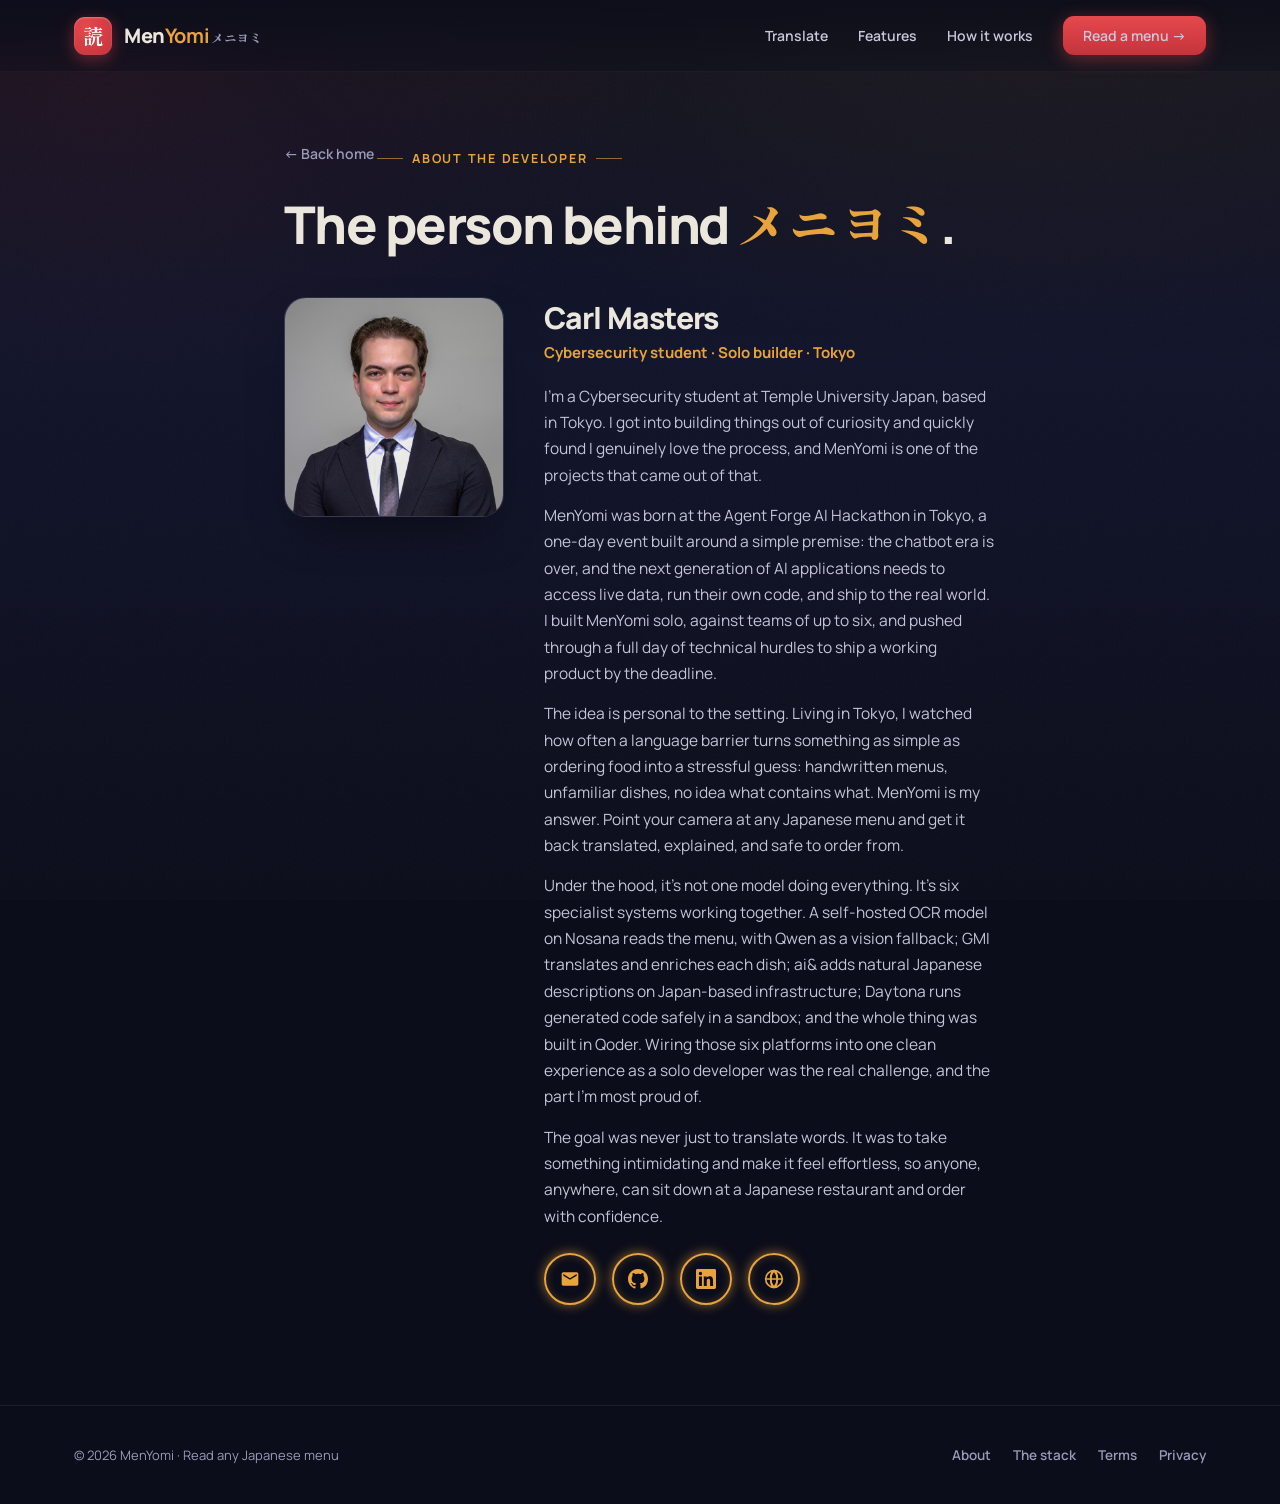
<file: templates/about.html>
<!DOCTYPE html>
<html lang="en">
<head>
<meta charset="UTF-8" />
<meta name="viewport" content="width=device-width, initial-scale=1.0" />
<title>About the Developer — MenYomi</title>
<link rel="preconnect" href="https://fonts.googleapis.com" />
<link rel="preconnect" href="https://fonts.gstatic.com" crossorigin />
<link href="https://fonts.googleapis.com/css2?family=Shippori+Mincho:wght@600;700;800&family=Zen+Kaku+Gothic+New:wght@400;500;700&family=Manrope:wght@400;500;600;700;800&family=Noto+Sans+JP:wght@400;500;700&display=swap" rel="stylesheet" />
<link rel="stylesheet" href="/static/shared.css" />
<style>
.dev-card{display:grid;grid-template-columns:220px 1fr;gap:40px;margin-top:44px;align-items:start}
@media(max-width:640px){.dev-card{grid-template-columns:1fr;gap:28px}}
.dev-photo{width:220px;height:220px;border-radius:22px;overflow:hidden;position:relative;
  background:linear-gradient(180deg,var(--ink-600),var(--ink-800));border:1px solid rgba(255,255,255,.1);
  box-shadow:0 20px 50px -20px rgba(0,0,0,.6);display:grid;place-items:center}
.dev-photo img{width:100%;height:100%;object-fit:cover;display:block}
.dev-photo .placeholder{text-align:center;color:var(--paper-mute);padding:20px}
.dev-photo .placeholder .ico{font-size:40px;margin-bottom:10px}
.dev-photo .placeholder small{font-size:11.5px;line-height:1.4;display:block}
@media(max-width:640px){.dev-photo{width:160px;height:160px}}
.dev-name{font-family:"Manrope";font-weight:800;font-size:30px;letter-spacing:-.02em;margin-bottom:4px}
.dev-role{color:var(--lantern);font-weight:700;font-size:15px;margin-bottom:20px}
.dev-bio p{color:#c4c4d8;line-height:1.7;font-size:15.5px;margin-bottom:14px}
.back-link{margin-bottom:32px}
.dev-links{display:flex;gap:16px;flex-wrap:wrap;margin-top:24px}
.dev-links a{width:52px;height:52px;border-radius:50%;display:grid;place-items:center;
  border:2px solid var(--lantern);color:var(--lantern);
  background:transparent;transition:all .25s ease;
  box-shadow:0 0 12px rgba(232,163,61,.6),inset 0 0 8px rgba(232,163,61,.25)}
.dev-links a:hover{transform:translateY(-3px);
  box-shadow:0 0 20px rgba(232,163,61,.85),0 0 40px rgba(232,163,61,.35),inset 0 0 12px rgba(232,163,61,.4)}
.dev-links a svg{width:20px;height:20px;fill:var(--lantern)}

</style>
</head>
<body>
<div class="atmos"></div><div class="grain"></div>

<nav class="nav"><div class="nav-in">
  <a class="brand" href="/"><div class="brand-seal jp">読</div><div class="brand-name">Men<b>Yomi</b><span class="brand-jp">メニヨミ</span></div></a>
  <div class="nav-links">
    <a href="/#app">Translate</a><a href="/#features">Features</a><a href="/#how">How it works</a>
    <a class="nav-cta" href="/#app">Read a menu →</a>
  </div>
</div></nav>

<main class="page page-narrow">
  <a class="back-link" href="/">← Back home</a>
  <span class="eyebrow">About the developer</span>
  <h1>The person behind <span class="jp">メニヨミ</span>.</h1>

  <div class="dev-card">
    <div class="dev-photo">
      <img src="/static/me.jpg" alt="Carl Masters" />
    </div>
    <div class="dev-bio">
      <div class="dev-name">Carl Masters</div>
      <div class="dev-role">Cybersecurity student · Solo builder · Tokyo</div>

      <p>I'm a Cybersecurity student at Temple University Japan, based in Tokyo. I got into building things out of curiosity and quickly found I genuinely love the process, and MenYomi is one of the projects that came out of that.</p>

      <p>MenYomi was born at the Agent Forge AI Hackathon in Tokyo, a one-day event built around a simple premise: the chatbot era is over, and the next generation of AI applications needs to access live data, run their own code, and ship to the real world. I built MenYomi solo, against teams of up to six, and pushed through a full day of technical hurdles to ship a working product by the deadline.</p>

      <p>The idea is personal to the setting. Living in Tokyo, I watched how often a language barrier turns something as simple as ordering food into a stressful guess: handwritten menus, unfamiliar dishes, no idea what contains what. MenYomi is my answer. Point your camera at any Japanese menu and get it back translated, explained, and safe to order from.</p>

      <p>Under the hood, it's not one model doing everything. It's six specialist systems working together. A self-hosted OCR model on Nosana reads the menu, with Qwen as a vision fallback; GMI translates and enriches each dish; ai&amp; adds natural Japanese descriptions on Japan-based infrastructure; Daytona runs generated code safely in a sandbox; and the whole thing was built in Qoder. Wiring those six platforms into one clean experience as a solo developer was the real challenge, and the part I'm most proud of.</p>

      <p>The goal was never just to translate words. It was to take something intimidating and make it feel effortless, so anyone, anywhere, can sit down at a Japanese restaurant and order with confidence.</p>

      <div class="dev-links">
        <a href="mailto:carl.masters.dev@protonmail.com" title="Email"><svg viewBox="0 0 24 24"><path d="M20 4H4c-1.1 0-2 .9-2 2v12c0 1.1.9 2 2 2h16c1.1 0 2-.9 2-2V6c0-1.1-.9-2-2-2zm0 4l-8 5-8-5V6l8 5 8-5v2z"/></svg></a>
        <a href="https://github.com/carlmasters02" target="_blank" rel="noopener" title="GitHub"><svg viewBox="0 0 24 24"><path d="M12 0C5.37 0 0 5.37 0 12c0 5.31 3.435 9.795 8.205 11.385.6.105.825-.255.825-.57 0-.285-.015-1.23-.015-2.235-3.015.555-3.795-.735-4.035-1.41-.135-.345-.72-1.41-1.23-1.695-.42-.225-1.02-.78-.015-.795.945-.015 1.62.87 1.845 1.23 1.08 1.815 2.805 1.305 3.495.99.105-.78.42-1.305.765-1.605-2.67-.3-5.46-1.335-5.46-5.925 0-1.305.465-2.385 1.23-3.225-.12-.3-.54-1.53.12-3.18 0 0 1.005-.315 3.3 1.23.96-.27 1.98-.405 3-.405s2.04.135 3 .405c2.295-1.56 3.3-1.23 3.3-1.23.66 1.65.24 2.88.12 3.18.765.84 1.23 1.905 1.23 3.225 0 4.605-2.805 5.625-5.475 5.925.435.375.81 1.095.81 2.22 0 1.605-.015 2.895-.015 3.3 0 .315.225.69.825.57A12.02 12.02 0 0024 12c0-6.63-5.37-12-12-12z"/></svg></a>
        <a href="https://www.linkedin.com/in/carl-masters-724951297/" target="_blank" rel="noopener" title="LinkedIn"><svg viewBox="0 0 24 24"><path d="M20.447 20.452h-3.554v-5.569c0-1.328-.027-3.037-1.852-3.037-1.853 0-2.136 1.445-2.136 2.939v5.667H9.351V9h3.414v1.561h.046c.477-.9 1.637-1.85 3.37-1.85 3.601 0 4.267 2.37 4.267 5.455v6.286zM5.337 7.433a2.062 2.062 0 01-2.063-2.065 2.064 2.064 0 112.063 2.065zm1.782 13.019H3.555V9h3.564v11.452zM22.225 0H1.771C.792 0 0 .774 0 1.729v20.542C0 23.227.792 24 1.771 24h20.451C23.2 24 24 23.227 24 22.271V1.729C24 .774 23.2 0 22.222 0h.003z"/></svg></a>
        <a href="https://carlmasters.com" target="_blank" rel="noopener" title="Website"><svg viewBox="0 0 24 24" style="fill:none" stroke="currentColor" stroke-width="2" stroke-linecap="round" stroke-linejoin="round"><circle cx="12" cy="12" r="10"/><ellipse cx="12" cy="12" rx="4" ry="10"/><path d="M2 12h20"/><path d="M12 2a15.3 15.3 0 014 10 15.3 15.3 0 01-4 10 15.3 15.3 0 01-4-10 15.3 15.3 0 014-10z"/></svg></a>
      </div>
    </div>
  </div>

</main>

<footer class="footer"><div class="footer-in">
  <p>© 2026 MenYomi · Read any Japanese menu</p>
  <nav class="footer-nav"><a href="/about">About</a><a href="/stack">The stack</a><a href="/terms">Terms</a><a href="/privacy">Privacy</a></nav>
</div></footer>
</body>
</html>
</file>
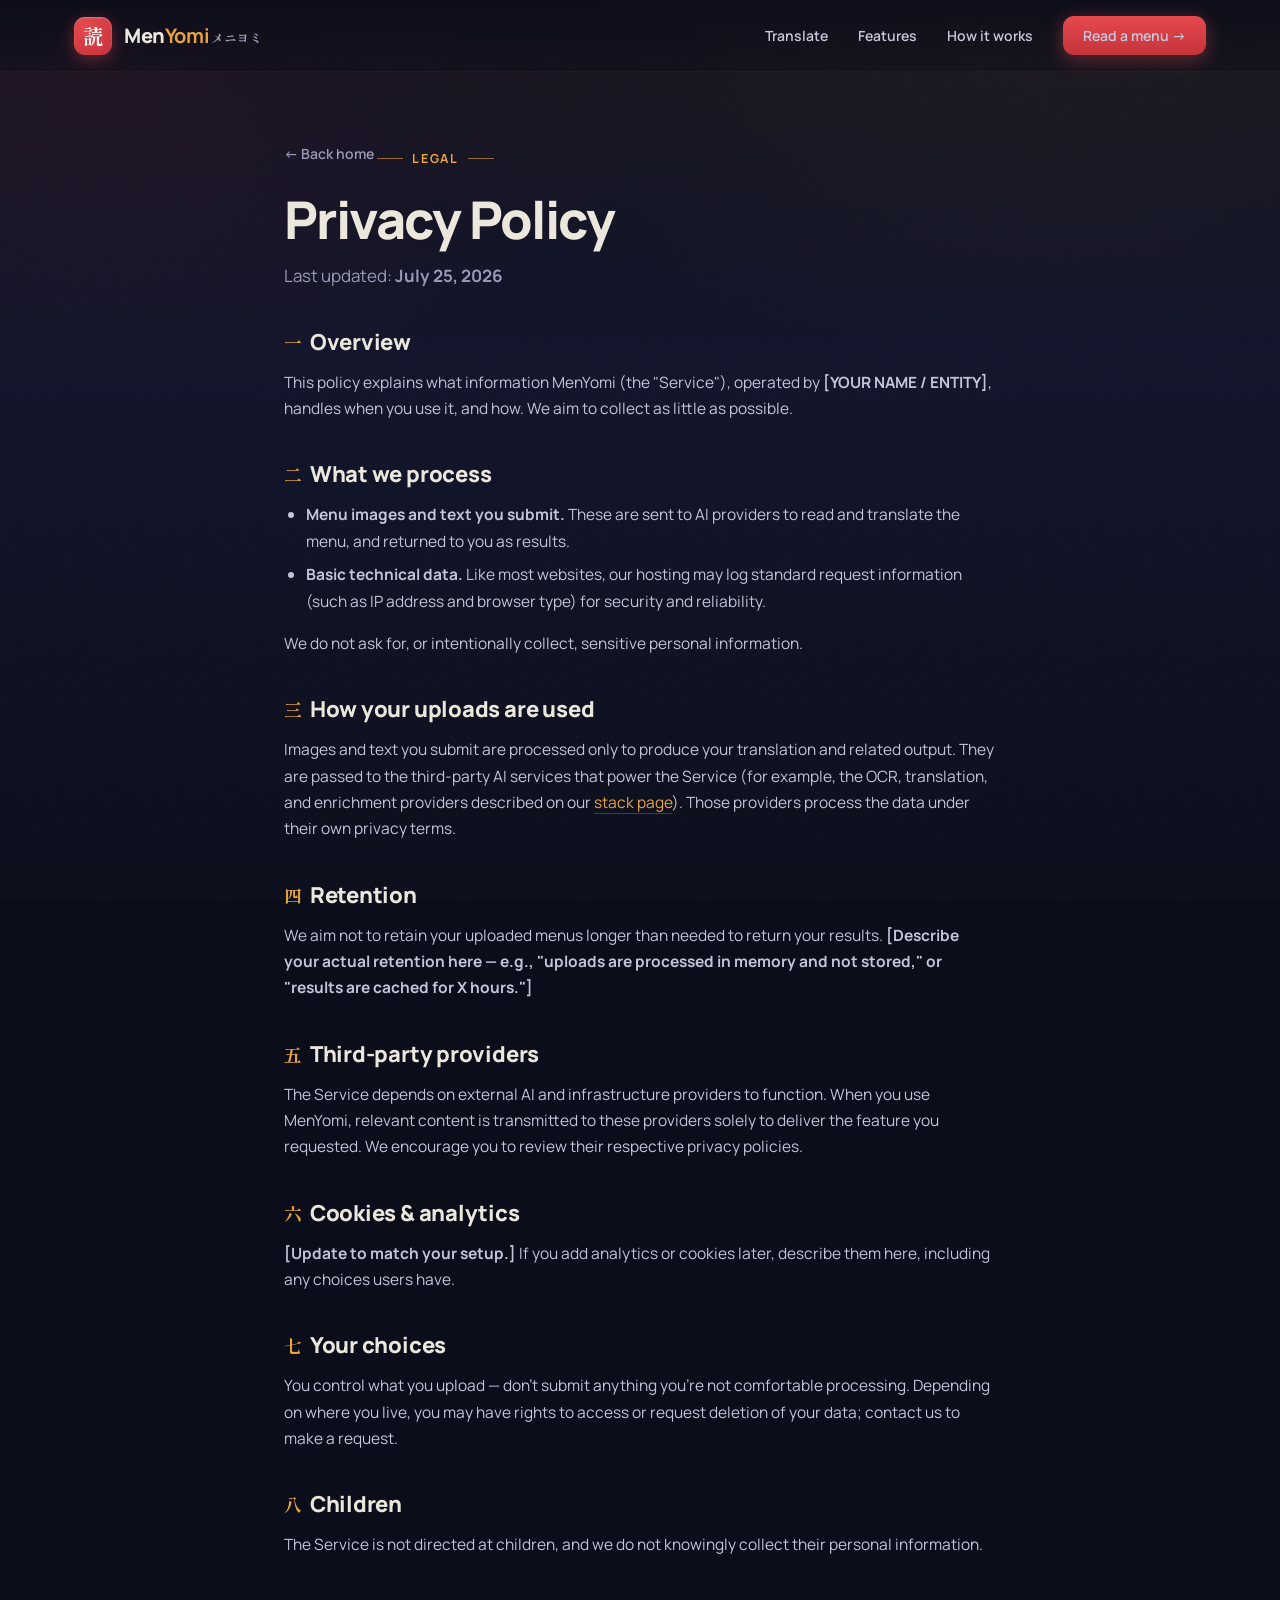
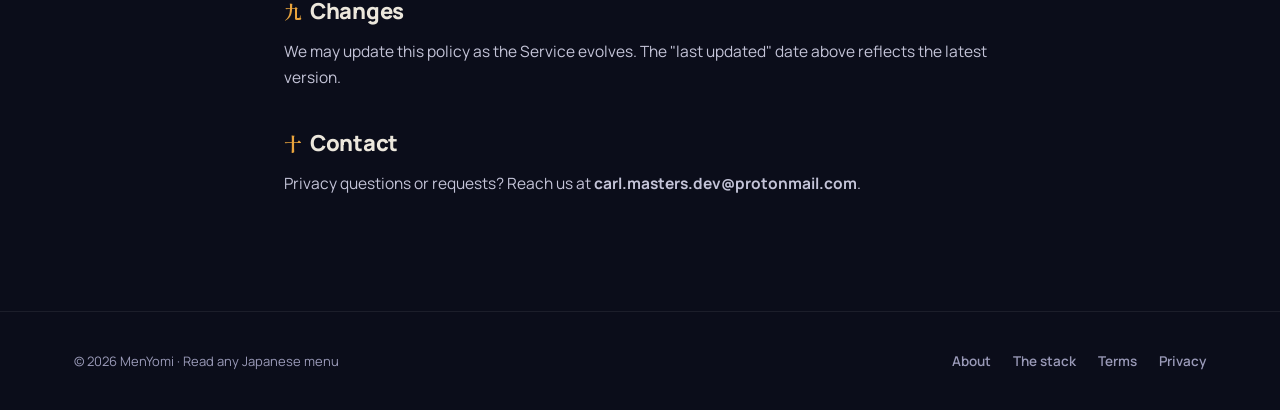
<file: templates/privacy.html>
<!DOCTYPE html>
<html lang="en">
<head>
<meta charset="UTF-8" />
<meta name="viewport" content="width=device-width, initial-scale=1.0" />
<title>Privacy Policy — MenYomi</title>
<link rel="preconnect" href="https://fonts.googleapis.com" />
<link rel="preconnect" href="https://fonts.gstatic.com" crossorigin />
<link href="https://fonts.googleapis.com/css2?family=Shippori+Mincho:wght@600;700;800&family=Zen+Kaku+Gothic+New:wght@400;500;700&family=Manrope:wght@400;500;600;700;800&family=Noto+Sans+JP:wght@400;500;700&display=swap" rel="stylesheet" />
<link rel="stylesheet" href="/static/shared.css" />
</head>
<body>
<div class="atmos"></div><div class="grain"></div>

<nav class="nav"><div class="nav-in">
  <a class="brand" href="/"><div class="brand-seal jp">読</div><div class="brand-name">Men<b>Yomi</b><span class="brand-jp">メニヨミ</span></div></a>
  <div class="nav-links">
    <a href="/#app">Translate</a><a href="/#features">Features</a><a href="/#how">How it works</a>
    <a class="nav-cta" href="/#app">Read a menu →</a>
  </div>
</div></nav>

<main class="page page-narrow">
  <a class="back-link" href="/">← Back home</a>
  <span class="eyebrow">Legal</span>
  <h1>Privacy Policy</h1>
  <p class="lede">Last updated: <b>July 25, 2026</b></p>

  <div class="prose">
    <h2><span class="jp">一</span>Overview</h2>
    <p>This policy explains what information MenYomi (the "Service"), operated by <b>[YOUR NAME / ENTITY]</b>, handles when you use it, and how. We aim to collect as little as possible.</p>

    <h2><span class="jp">二</span>What we process</h2>
    <ul>
      <li><b>Menu images and text you submit.</b> These are sent to AI providers to read and translate the menu, and returned to you as results.</li>
      <li><b>Basic technical data.</b> Like most websites, our hosting may log standard request information (such as IP address and browser type) for security and reliability.</li>
    </ul>
    <p>We do not ask for, or intentionally collect, sensitive personal information.</p>

    <h2><span class="jp">三</span>How your uploads are used</h2>
    <p>Images and text you submit are processed only to produce your translation and related output. They are passed to the third-party AI services that power the Service (for example, the OCR, translation, and enrichment providers described on our <a href="/stack">stack page</a>). Those providers process the data under their own privacy terms.</p>

    <h2><span class="jp">四</span>Retention</h2>
    <p>We aim not to retain your uploaded menus longer than needed to return your results. <b>[Describe your actual retention here — e.g., "uploads are processed in memory and not stored," or "results are cached for X hours."]</b></p>

    <h2><span class="jp">五</span>Third-party providers</h2>
    <p>The Service depends on external AI and infrastructure providers to function. When you use MenYomi, relevant content is transmitted to these providers solely to deliver the feature you requested. We encourage you to review their respective privacy policies.</p>

    <h2><span class="jp">六</span>Cookies & analytics</h2>
    <p><b>[Update to match your setup.]</b> If you add analytics or cookies later, describe them here, including any choices users have.</p>

    <h2><span class="jp">七</span>Your choices</h2>
    <p>You control what you upload — don't submit anything you're not comfortable processing. Depending on where you live, you may have rights to access or request deletion of your data; contact us to make a request.</p>

    <h2><span class="jp">八</span>Children</h2>
    <p>The Service is not directed at children, and we do not knowingly collect their personal information.</p>

    <h2><span class="jp">九</span>Changes</h2>
    <p>We may update this policy as the Service evolves. The "last updated" date above reflects the latest version.</p>

    <h2><span class="jp">十</span>Contact</h2>
    <p>Privacy questions or requests? Reach us at <b>carl.masters.dev@protonmail.com</b>.</p>
  </div>
</main>

<footer class="footer"><div class="footer-in">
  <p>© 2026 MenYomi · Read any Japanese menu</p>
  <nav class="footer-nav"><a href="/about">About</a><a href="/stack">The stack</a><a href="/terms">Terms</a><a href="/privacy">Privacy</a></nav>
</div></footer>
</body>
</html>
</file>
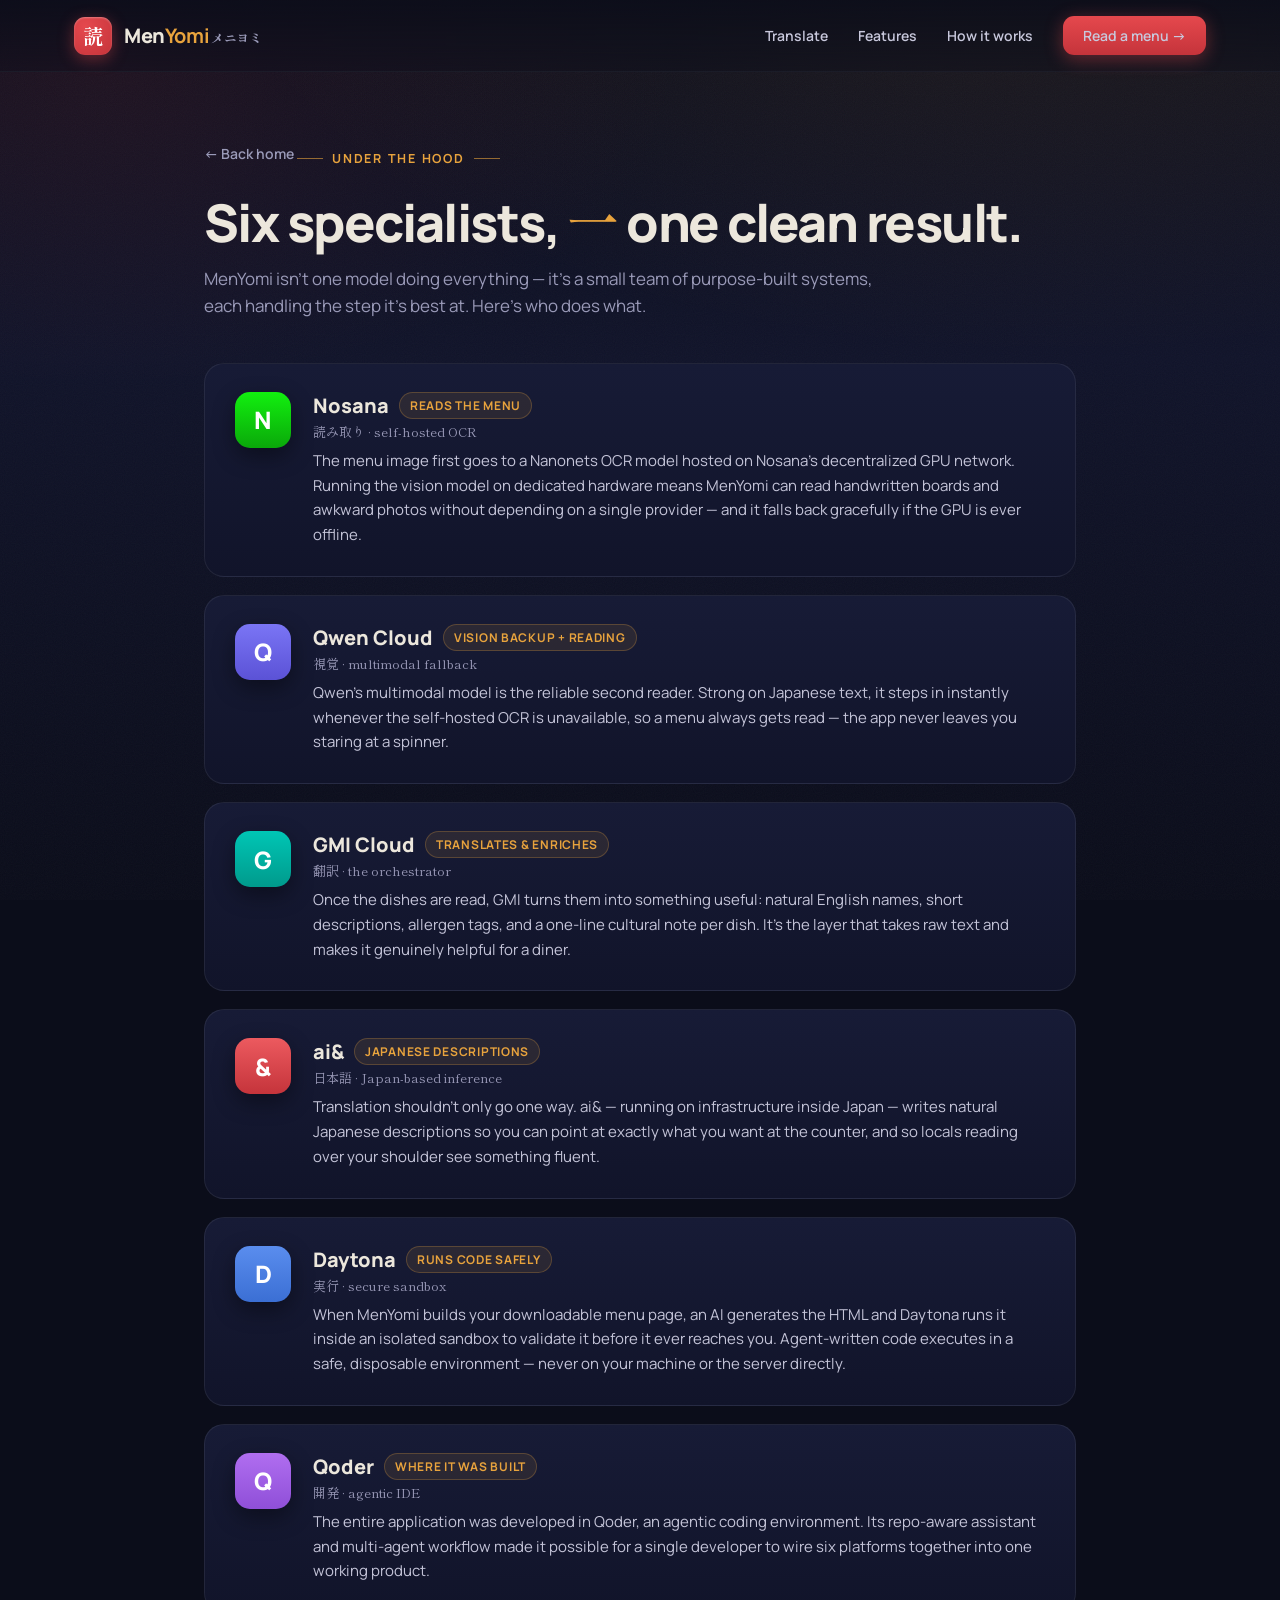
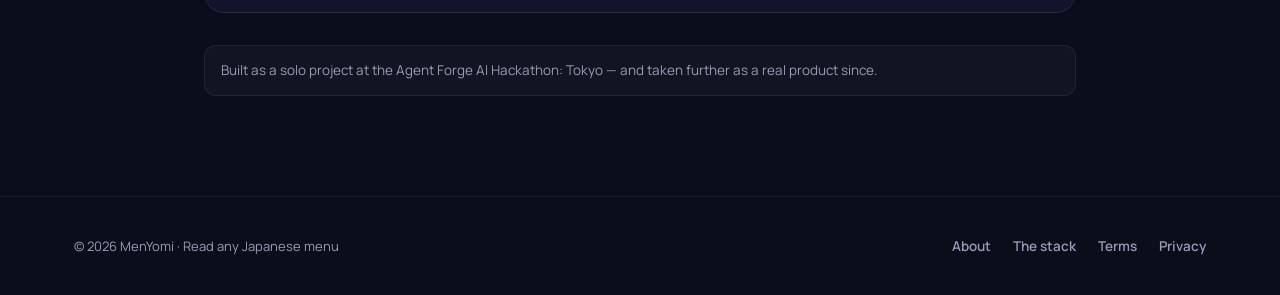
<file: templates/stack.html>
<!DOCTYPE html>
<html lang="en">
<head>
<meta charset="UTF-8" />
<meta name="viewport" content="width=device-width, initial-scale=1.0" />
<title>The Stack — MenYomi</title>
<link rel="preconnect" href="https://fonts.googleapis.com" />
<link rel="preconnect" href="https://fonts.gstatic.com" crossorigin />
<link href="https://fonts.googleapis.com/css2?family=Shippori+Mincho:wght@600;700;800&family=Zen+Kaku+Gothic+New:wght@400;500;700&family=Manrope:wght@400;500;600;700;800&family=Noto+Sans+JP:wght@400;500;700&display=swap" rel="stylesheet" />
<link rel="stylesheet" href="/static/shared.css" />
<style>
.stack-list{display:flex;flex-direction:column;gap:18px;margin-top:44px}
.stack-item{background:linear-gradient(180deg,var(--ink-700),var(--ink-800));border:1px solid rgba(255,255,255,.07);
  border-radius:20px;padding:28px 30px;display:grid;grid-template-columns:56px 1fr;gap:22px;align-items:start;
  transition:transform .3s var(--ease),border-color .3s}
.stack-item:hover{transform:translateY(-4px);border-color:rgba(232,163,61,.3)}
.stack-mark{width:56px;height:56px;border-radius:15px;display:grid;place-items:center;font-family:"Manrope";
  font-weight:800;font-size:24px;color:#fff;box-shadow:0 8px 22px rgba(0,0,0,.4)}
.stack-item h3{font-family:"Manrope";font-weight:800;font-size:20px;margin-bottom:3px;display:flex;align-items:center;gap:10px;flex-wrap:wrap}
.stack-role{font-size:12px;font-weight:700;letter-spacing:.06em;text-transform:uppercase;color:var(--lantern);
  background:rgba(232,163,61,.1);padding:4px 10px;border-radius:20px;border:1px solid rgba(232,163,61,.25)}
.stack-item p{color:#c4c4d8;line-height:1.65;font-size:15px;margin-top:8px}
.stack-item .jp-sub{font-family:"Shippori Mincho",serif;color:var(--paper-mute);font-size:13px;margin-top:2px}
@media(max-width:560px){.stack-item{grid-template-columns:1fr}.stack-mark{width:48px;height:48px}}
</style>
</head>
<body>
<div class="atmos"></div><div class="grain"></div>

<nav class="nav"><div class="nav-in">
  <a class="brand" href="/"><div class="brand-seal jp">読</div><div class="brand-name">Men<b>Yomi</b><span class="brand-jp">メニヨミ</span></div></a>
  <div class="nav-links">
    <a href="/#app">Translate</a><a href="/#features">Features</a><a href="/#how">How it works</a>
    <a class="nav-cta" href="/#app">Read a menu →</a>
  </div>
</div></nav>

<main class="page">
  <a class="back-link" href="/">← Back home</a>
  <span class="eyebrow">Under the hood</span>
  <h1>Six specialists, <span class="jp">一</span> one clean result.</h1>
  <p class="lede">MenYomi isn't one model doing everything — it's a small team of purpose-built systems, each handling the step it's best at. Here's who does what.</p>

  <div class="stack-list">

    <div class="stack-item">
      <div class="stack-mark" style="background:linear-gradient(180deg,#12f00f,#0aa80a)">N</div>
      <div>
        <h3>Nosana <span class="stack-role">Reads the menu</span></h3>
        <div class="jp-sub">読み取り · self-hosted OCR</div>
        <p>The menu image first goes to a Nanonets OCR model hosted on Nosana's decentralized GPU network. Running the vision model on dedicated hardware means MenYomi can read handwritten boards and awkward photos without depending on a single provider — and it falls back gracefully if the GPU is ever offline.</p>
      </div>
    </div>

    <div class="stack-item">
      <div class="stack-mark" style="background:linear-gradient(180deg,#7a75f5,#5b52d6)">Q</div>
      <div>
        <h3>Qwen Cloud <span class="stack-role">Vision backup + reading</span></h3>
        <div class="jp-sub">視覚 · multimodal fallback</div>
        <p>Qwen's multimodal model is the reliable second reader. Strong on Japanese text, it steps in instantly whenever the self-hosted OCR is unavailable, so a menu always gets read — the app never leaves you staring at a spinner.</p>
      </div>
    </div>

    <div class="stack-item">
      <div class="stack-mark" style="background:linear-gradient(180deg,#00c6b5,#009a8c)">G</div>
      <div>
        <h3>GMI Cloud <span class="stack-role">Translates & enriches</span></h3>
        <div class="jp-sub">翻訳 · the orchestrator</div>
        <p>Once the dishes are read, GMI turns them into something useful: natural English names, short descriptions, allergen tags, and a one-line cultural note per dish. It's the layer that takes raw text and makes it genuinely helpful for a diner.</p>
      </div>
    </div>

    <div class="stack-item">
      <div class="stack-mark" style="background:linear-gradient(180deg,#ec5a5f,#c5343b)">&amp;</div>
      <div>
        <h3>ai&amp; <span class="stack-role">Japanese descriptions</span></h3>
        <div class="jp-sub">日本語 · Japan-based inference</div>
        <p>Translation shouldn't only go one way. ai&amp; — running on infrastructure inside Japan — writes natural Japanese descriptions so you can point at exactly what you want at the counter, and so locals reading over your shoulder see something fluent.</p>
      </div>
    </div>

    <div class="stack-item">
      <div class="stack-mark" style="background:linear-gradient(180deg,#5a8dee,#3b6fd4)">D</div>
      <div>
        <h3>Daytona <span class="stack-role">Runs code safely</span></h3>
        <div class="jp-sub">実行 · secure sandbox</div>
        <p>When MenYomi builds your downloadable menu page, an AI generates the HTML and Daytona runs it inside an isolated sandbox to validate it before it ever reaches you. Agent-written code executes in a safe, disposable environment — never on your machine or the server directly.</p>
      </div>
    </div>

    <div class="stack-item">
      <div class="stack-mark" style="background:linear-gradient(180deg,#b06ef0,#8f4fd8)">Q</div>
      <div>
        <h3>Qoder <span class="stack-role">Where it was built</span></h3>
        <div class="jp-sub">開発 · agentic IDE</div>
        <p>The entire application was developed in Qoder, an agentic coding environment. Its repo-aware assistant and multi-agent workflow made it possible for a single developer to wire six platforms together into one working product.</p>
      </div>
    </div>

  </div>

  <div class="muted-note" style="margin-top:32px">
    Built as a solo project at the Agent Forge AI Hackathon: Tokyo — and taken further as a real product since.
  </div>
</main>

<footer class="footer"><div class="footer-in">
  <p>© 2026 MenYomi · Read any Japanese menu</p>
  <nav class="footer-nav"><a href="/about">About</a><a href="/stack">The stack</a><a href="/terms">Terms</a><a href="/privacy">Privacy</a></nav>
</div></footer>
</body>
</html>
</file>
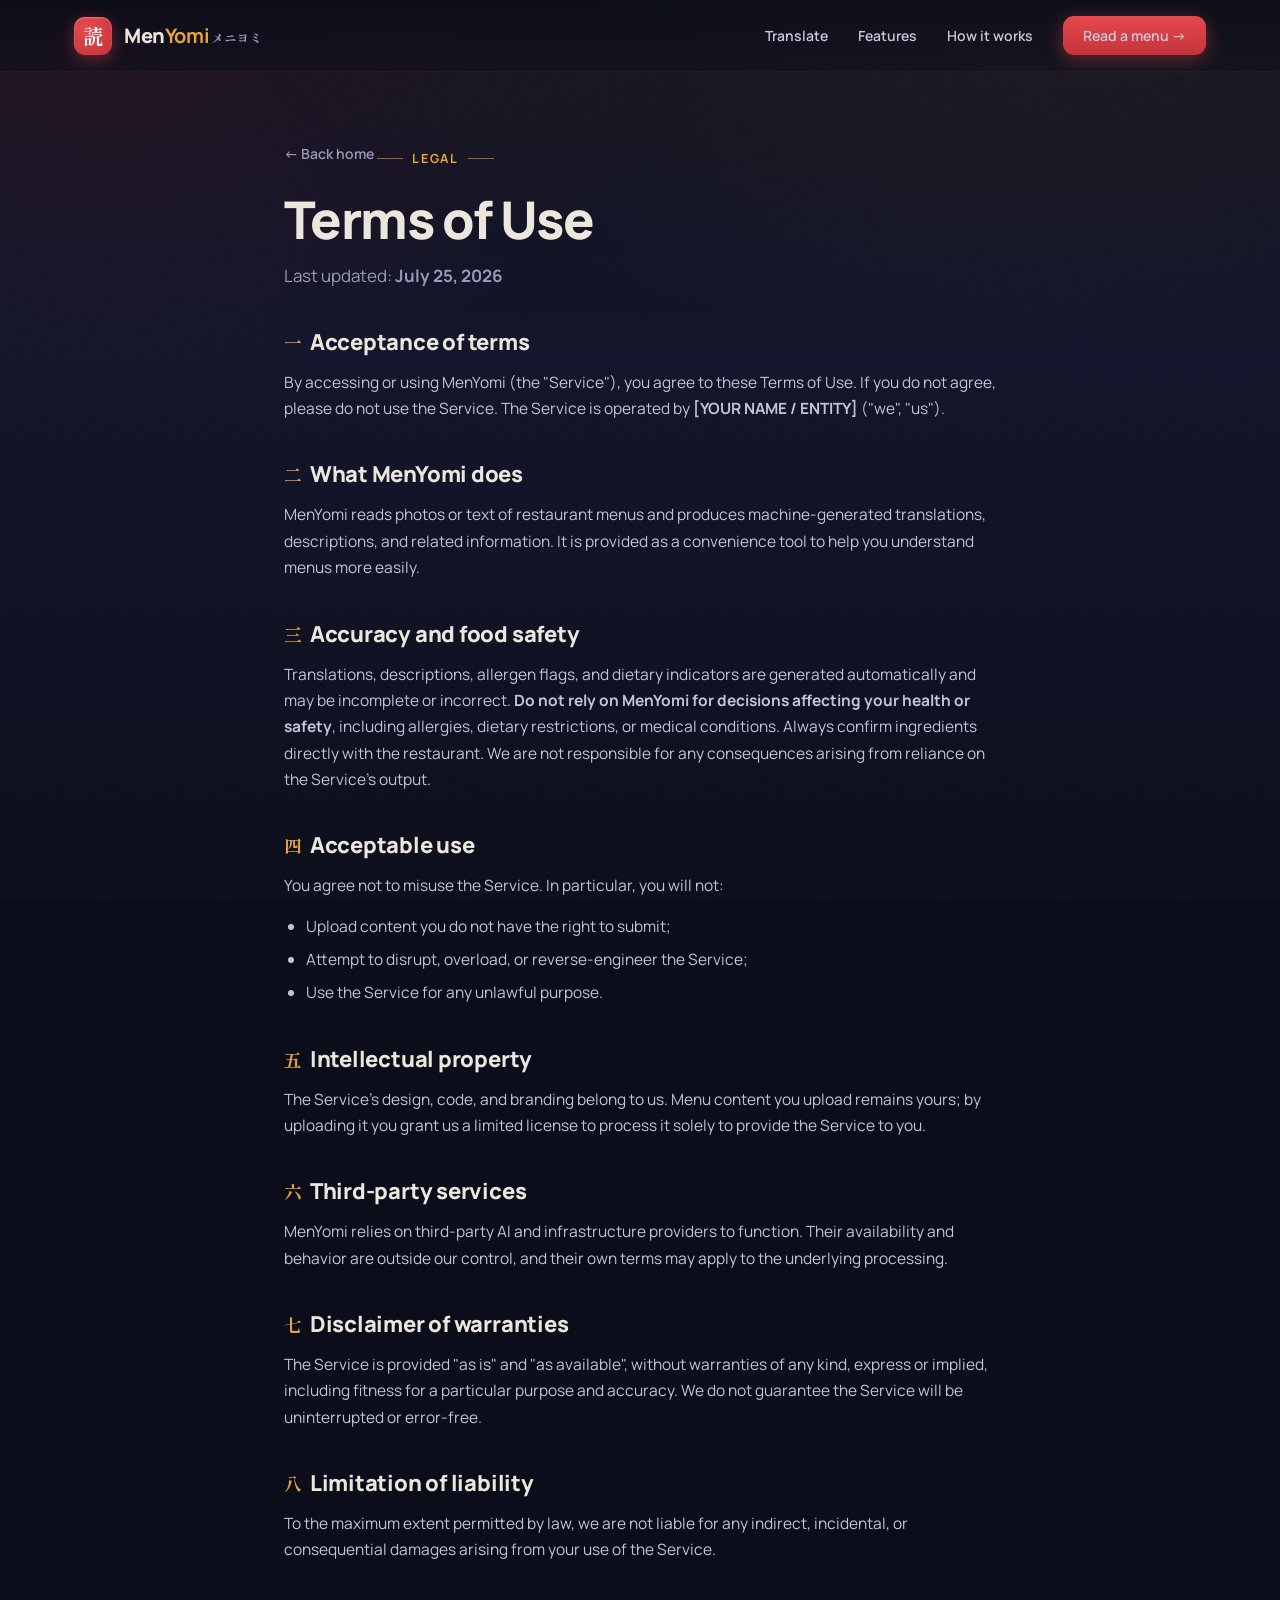
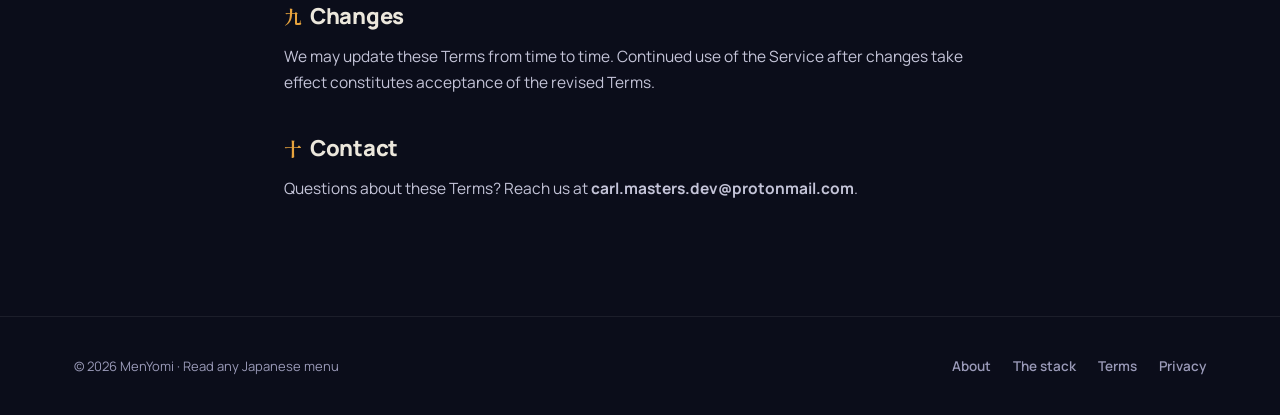
<file: templates/terms.html>
<!DOCTYPE html>
<html lang="en">
<head>
<meta charset="UTF-8" />
<meta name="viewport" content="width=device-width, initial-scale=1.0" />
<title>Terms of Use — MenYomi</title>
<link rel="preconnect" href="https://fonts.googleapis.com" />
<link rel="preconnect" href="https://fonts.gstatic.com" crossorigin />
<link href="https://fonts.googleapis.com/css2?family=Shippori+Mincho:wght@600;700;800&family=Zen+Kaku+Gothic+New:wght@400;500;700&family=Manrope:wght@400;500;600;700;800&family=Noto+Sans+JP:wght@400;500;700&display=swap" rel="stylesheet" />
<link rel="stylesheet" href="/static/shared.css" />
</head>
<body>
<div class="atmos"></div><div class="grain"></div>

<nav class="nav"><div class="nav-in">
  <a class="brand" href="/"><div class="brand-seal jp">読</div><div class="brand-name">Men<b>Yomi</b><span class="brand-jp">メニヨミ</span></div></a>
  <div class="nav-links">
    <a href="/#app">Translate</a><a href="/#features">Features</a><a href="/#how">How it works</a>
    <a class="nav-cta" href="/#app">Read a menu →</a>
  </div>
</div></nav>

<main class="page page-narrow">
  <a class="back-link" href="/">← Back home</a>
  <span class="eyebrow">Legal</span>
  <h1>Terms of Use</h1>
  <p class="lede">Last updated: <b>July 25, 2026</b></p>

  <div class="prose">
    <h2><span class="jp">一</span>Acceptance of terms</h2>
    <p>By accessing or using MenYomi (the "Service"), you agree to these Terms of Use. If you do not agree, please do not use the Service. The Service is operated by <b>[YOUR NAME / ENTITY]</b> ("we", "us").</p>

    <h2><span class="jp">二</span>What MenYomi does</h2>
    <p>MenYomi reads photos or text of restaurant menus and produces machine-generated translations, descriptions, and related information. It is provided as a convenience tool to help you understand menus more easily.</p>

    <h2><span class="jp">三</span>Accuracy and food safety</h2>
    <p>Translations, descriptions, allergen flags, and dietary indicators are generated automatically and may be incomplete or incorrect. <b>Do not rely on MenYomi for decisions affecting your health or safety</b>, including allergies, dietary restrictions, or medical conditions. Always confirm ingredients directly with the restaurant. We are not responsible for any consequences arising from reliance on the Service's output.</p>

    <h2><span class="jp">四</span>Acceptable use</h2>
    <p>You agree not to misuse the Service. In particular, you will not:</p>
    <ul>
      <li>Upload content you do not have the right to submit;</li>
      <li>Attempt to disrupt, overload, or reverse-engineer the Service;</li>
      <li>Use the Service for any unlawful purpose.</li>
    </ul>

    <h2><span class="jp">五</span>Intellectual property</h2>
    <p>The Service's design, code, and branding belong to us. Menu content you upload remains yours; by uploading it you grant us a limited license to process it solely to provide the Service to you.</p>

    <h2><span class="jp">六</span>Third-party services</h2>
    <p>MenYomi relies on third-party AI and infrastructure providers to function. Their availability and behavior are outside our control, and their own terms may apply to the underlying processing.</p>

    <h2><span class="jp">七</span>Disclaimer of warranties</h2>
    <p>The Service is provided "as is" and "as available", without warranties of any kind, express or implied, including fitness for a particular purpose and accuracy. We do not guarantee the Service will be uninterrupted or error-free.</p>

    <h2><span class="jp">八</span>Limitation of liability</h2>
    <p>To the maximum extent permitted by law, we are not liable for any indirect, incidental, or consequential damages arising from your use of the Service.</p>

    <h2><span class="jp">九</span>Changes</h2>
    <p>We may update these Terms from time to time. Continued use of the Service after changes take effect constitutes acceptance of the revised Terms.</p>

    <h2><span class="jp">十</span>Contact</h2>
    <p>Questions about these Terms? Reach us at <b>carl.masters.dev@protonmail.com</b>.</p>
  </div>
</main>

<footer class="footer"><div class="footer-in">
  <p>© 2026 MenYomi · Read any Japanese menu</p>
  <nav class="footer-nav"><a href="/about">About</a><a href="/stack">The stack</a><a href="/terms">Terms</a><a href="/privacy">Privacy</a></nav>
</div></footer>
</body>
</html>
</file>
<file: static/shared.css>
:root{
  --ink-900:#0b0d1a;--ink-800:#11142a;--ink-700:#171b36;--ink-600:#1e2342;--ink-glow:#2a3160;
  --washi:#f6efe0;--washi-2:#efe6d2;--washi-line:#e2d5b8;--sumi:#1b1712;--sumi-soft:#6a6152;
  --paper-text:#ece7dc;--paper-mute:#9a9ab8;
  --lantern:#e8a33d;--lantern-hi:#ffcf7a;--shu:#e5484d;--shu-deep:#c5343b;--matcha:#7d9b6a;
  --radius:18px;--maxw:1180px;--ease:cubic-bezier(.22,.61,.36,1);
}
*{margin:0;padding:0;box-sizing:border-box}
html{scroll-behavior:smooth}
body{font-family:"Manrope","Zen Kaku Gothic New",system-ui,sans-serif;background:var(--ink-900);
  color:var(--paper-text);-webkit-font-smoothing:antialiased;overflow-x:hidden}
.jp{font-family:"Shippori Mincho","Noto Sans JP",serif}
.atmos{position:fixed;inset:0;z-index:-2;
  background:radial-gradient(120% 90% at 82% -10%,rgba(232,163,61,.10),transparent 55%),
    radial-gradient(90% 70% at 8% 8%,rgba(229,72,77,.09),transparent 50%),
    linear-gradient(180deg,var(--ink-900),var(--ink-800) 40%,var(--ink-900))}
.grain{position:fixed;inset:0;z-index:-1;opacity:.035;pointer-events:none;
  background-image:url("data:image/svg+xml,%3Csvg xmlns='http://www.w3.org/2000/svg' width='120' height='120'%3E%3Cfilter id='n'%3E%3CfeTurbulence type='fractalNoise' baseFrequency='.9' numOctaves='2'/%3E%3C/filter%3E%3Crect width='100%25' height='100%25' filter='url(%23n)'/%3E%3C/svg%3E")}

/* nav */
.nav{position:sticky;top:0;z-index:50;backdrop-filter:blur(12px);
  background:linear-gradient(180deg,rgba(11,13,26,.85),rgba(11,13,26,.35));border-bottom:1px solid rgba(255,255,255,.06)}
.nav-in{max-width:var(--maxw);margin:0 auto;padding:16px 24px;display:flex;align-items:center;gap:20px}
.brand{display:flex;align-items:center;gap:12px;text-decoration:none;color:inherit}
.brand-seal{width:38px;height:38px;border-radius:11px;display:grid;place-items:center;
  background:radial-gradient(circle at 30% 25%,var(--shu),var(--shu-deep));
  box-shadow:0 4px 16px rgba(229,72,77,.4),inset 0 1px 2px rgba(255,255,255,.3);
  font-family:"Shippori Mincho",serif;font-weight:800;color:#fff;font-size:20px;line-height:1}
.brand-name{font-family:"Manrope",sans-serif;font-weight:800;font-size:20px;letter-spacing:-.02em}
.brand-name b{color:var(--lantern)}
.brand-jp{font-family:"Shippori Mincho",serif;color:var(--paper-mute);font-size:13px;margin-left:2px}
.nav-links{margin-left:auto;display:flex;gap:30px;align-items:center}
.nav-links a{color:#c8c8dc;text-decoration:none;font-size:14px;font-weight:600;transition:color .2s;position:relative}
.nav-links a:not(.nav-cta):hover{color:#fff}
.nav-links a:not(.nav-cta)::after{content:"";position:absolute;left:0;right:0;bottom:-5px;height:2px;
  background:var(--lantern);transform:scaleX(0);transform-origin:left;transition:transform .25s var(--ease)}
.nav-links a:not(.nav-cta):hover::after{transform:scaleX(1)}
.nav-cta{background:linear-gradient(180deg,var(--shu),var(--shu-deep));color:#fff;padding:10px 20px;border-radius:11px;
  font-weight:800;box-shadow:0 4px 18px rgba(229,72,77,.4);transition:transform .2s,box-shadow .2s}
.nav-cta:hover{transform:translateY(-1px);box-shadow:0 8px 26px rgba(229,72,77,.6);color:#fff}
@media(max-width:720px){.nav-links a:not(.nav-cta){display:none}}

/* page shell */
.page{max-width:920px;margin:0 auto;padding:70px 24px 40px}
.page-narrow{max-width:760px}
.eyebrow{display:inline-flex;align-items:center;gap:9px;font-size:12.5px;font-weight:700;letter-spacing:.14em;
  text-transform:uppercase;color:var(--lantern);margin-bottom:20px}
.eyebrow::before,.eyebrow::after{content:"";width:26px;height:1px;background:var(--lantern);opacity:.6}
.page h1{font-family:"Manrope";font-weight:800;font-size:clamp(32px,5vw,52px);letter-spacing:-.03em;line-height:1.05;margin-bottom:14px}
.page h1 .jp{color:var(--lantern);font-family:"Shippori Mincho",serif}
.page .lede{color:var(--paper-mute);font-size:17px;line-height:1.6;max-width:40em;margin-bottom:8px}
.back-link{display:inline-flex;align-items:center;gap:8px;color:var(--paper-mute);text-decoration:none;
  font-weight:600;font-size:14px;margin-bottom:30px;transition:color .2s}
.back-link:hover{color:var(--lantern)}

/* prose (legal + about) */
.prose{color:var(--paper-text)}
.prose h2{font-family:"Manrope";font-weight:800;font-size:22px;margin:38px 0 12px;letter-spacing:-.01em}
.prose h2 .jp{color:var(--lantern);font-size:18px;margin-right:8px}
.prose p{color:#c4c4d8;line-height:1.7;margin-bottom:14px;font-size:15.5px}
.prose ul{margin:0 0 16px 22px;color:#c4c4d8;line-height:1.7;font-size:15.5px}
.prose li{margin-bottom:7px}
.prose a{color:var(--lantern);text-decoration:none;border-bottom:1px solid rgba(232,163,61,.3)}
.prose a:hover{border-color:var(--lantern)}
.muted-note{color:var(--paper-mute);font-size:13.5px;margin-top:8px;padding:14px 16px;background:rgba(255,255,255,.03);
  border:1px solid rgba(255,255,255,.07);border-radius:12px;line-height:1.55}

/* footer */
.footer{border-top:1px solid rgba(255,255,255,.07);margin-top:60px}
.footer-in{max-width:var(--maxw);margin:0 auto;padding:40px 24px;display:flex;justify-content:space-between;
  align-items:center;gap:20px;flex-wrap:wrap}
.footer-in p{color:var(--paper-mute);font-size:13px}
.footer-nav{display:flex;gap:22px}
.footer-nav a{color:var(--paper-mute);text-decoration:none;font-size:13.5px;font-weight:600;transition:color .2s}
.footer-nav a:hover{color:var(--paper-text)}
</file>
